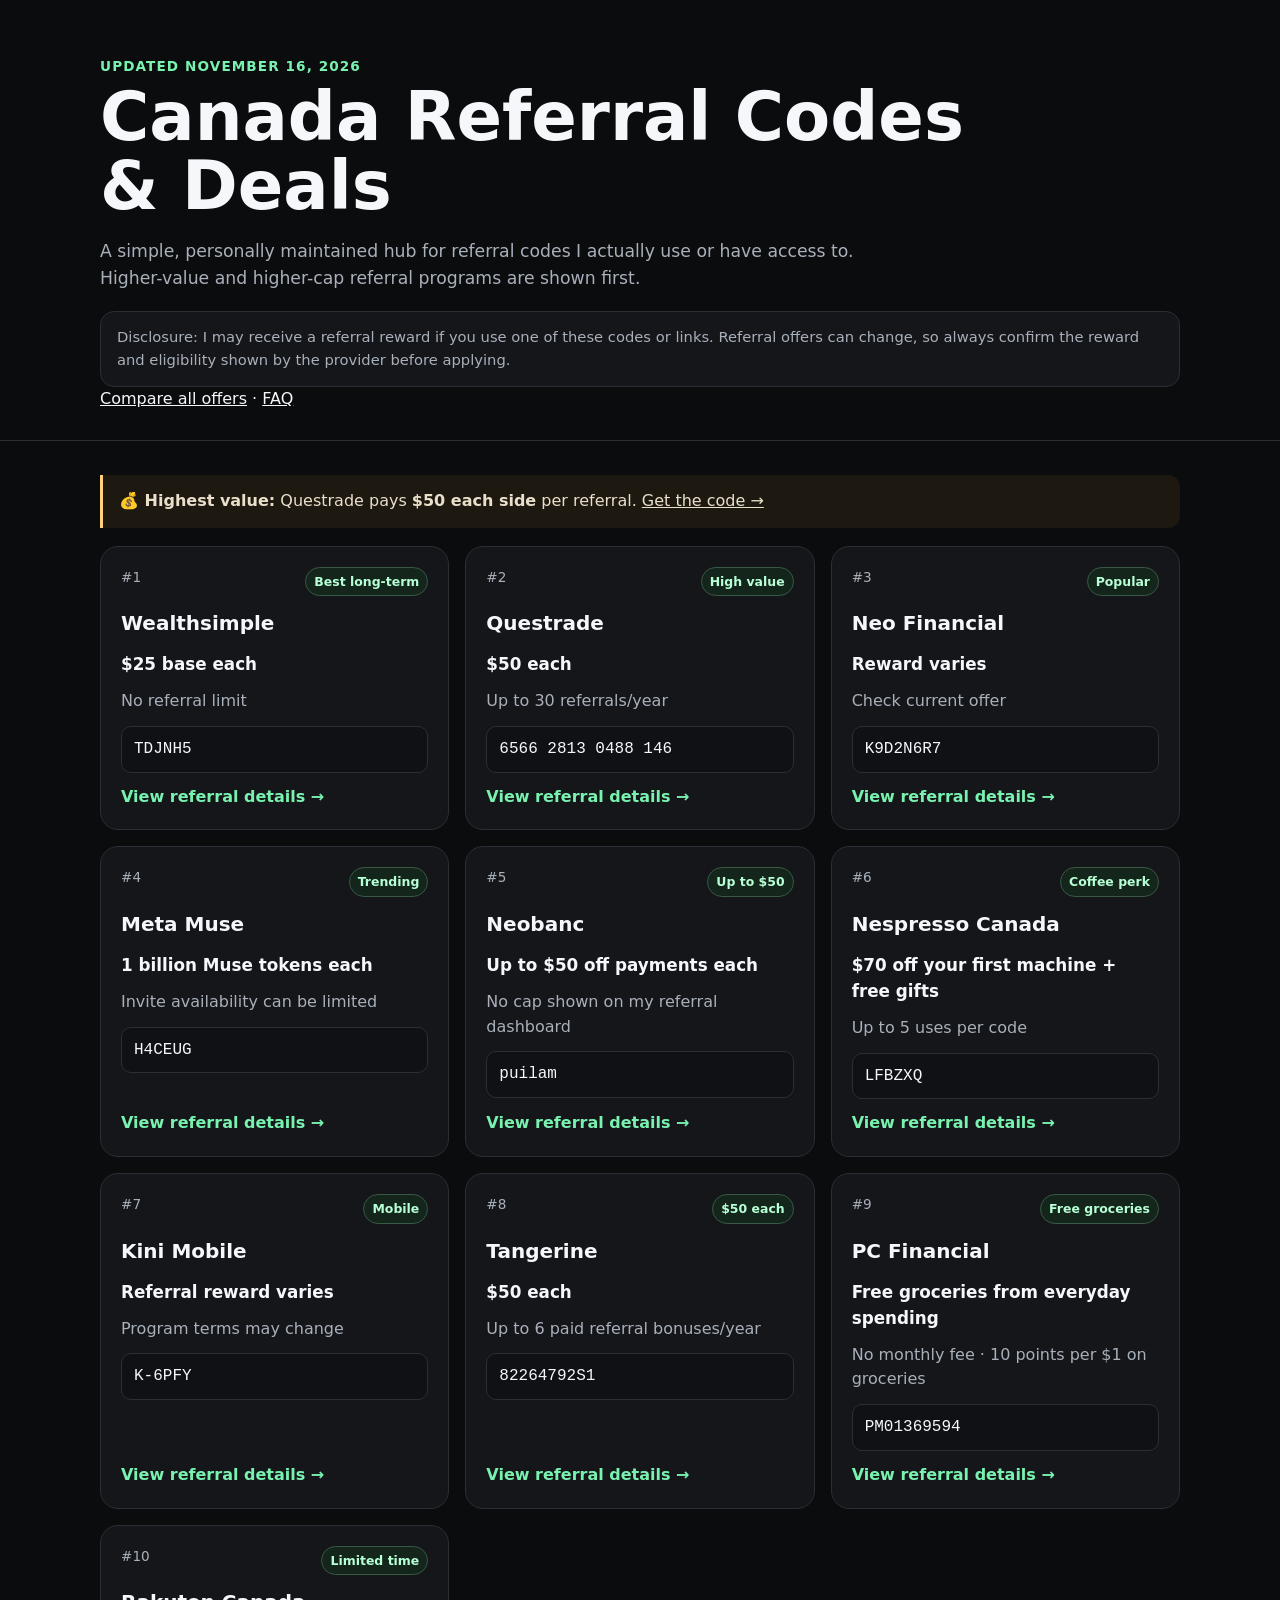
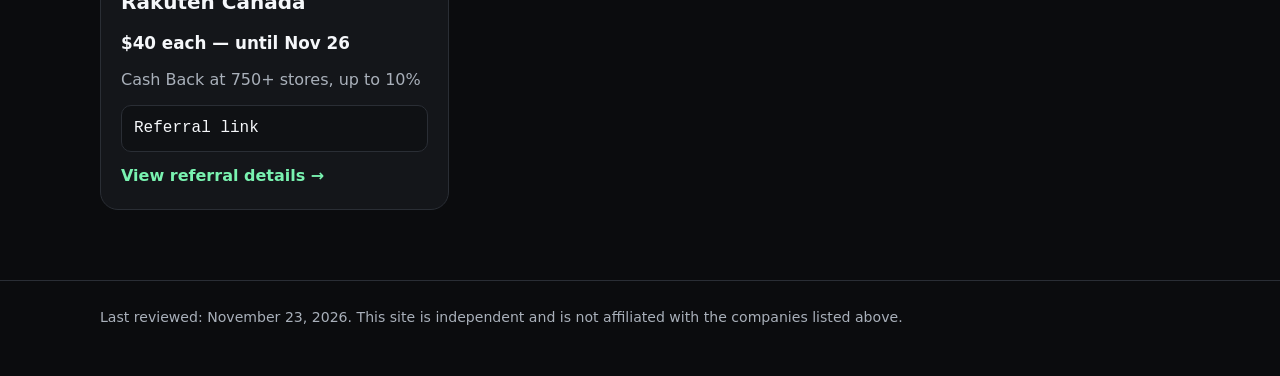
<file: index.html>
<!doctype html>
<html lang="en-CA">
<head><!-- Google tag (gtag.js) -->
<script async src="https://www.googletagmanager.com/gtag/js?id=G-B30LPF75L4"></script>
<script>
  window.dataLayer = window.dataLayer || [];
  function gtag(){dataLayer.push(arguments);}
  gtag("js", new Date());
  gtag("config", "G-B30LPF75L4");
</script>
<meta charset="utf-8">
<meta name="viewport" content="width=device-width,initial-scale=1">
<title>Canada Referral Codes &amp; Deals | Updated November 2026</title>
<meta name="description" content="Find Canadian referral codes and offers for Wealthsimple, Questrade, Neo, Muse, Neobanc, Nespresso, Kini, Tangerine, PC Financial and Rakuten."><meta property="og:title" content="Canada Referral Codes &amp; Deals | Updated November 2026"><meta property="og:description" content="A personally maintained list of Canadian referral codes and links for Wealthsimple, Questrade, Neo, Muse, Neobanc, Nespresso, Kini Mobile, Tangerine, PC Financial and Rakuten."><meta property="og:url" content="https://davidchung1998.github.io/canada-referral-hub/"><meta property="og:type" content="website"><meta property="og:site_name" content="Canada Referral Hub"><meta property="og:locale" content="en_CA">
<meta name="robots" content="index,follow,max-image-preview:large">
<link rel="stylesheet" href="styles.css"><link rel="canonical" href="https://davidchung1998.github.io/canada-referral-hub/">
<script type="application/ld+json">{"@context": "https://schema.org", "@type": "WebPage", "name": "Canada Referral Codes & Deals | Updated November 2026", "description": "A personally maintained list of Canadian referral codes and links for Wealthsimple, Questrade, Neo, Muse, Neobanc, Nespresso, Kini Mobile, Tangerine, PC Financial and Rakuten.", "url": "https://davidchung1998.github.io/canada-referral-hub/", "dateModified":"2026-11-23"}</script></head>
<body>

<header>
  <div class="wrap">
    <div class="eyebrow">Updated November 16, 2026</div>
    <h1>Canada Referral Codes & Deals</h1>
    <p class="lead">A simple, personally maintained hub for referral codes I actually use or have access to. Higher-value and higher-cap referral programs are shown first.</p>
    <div class="disclosure">Disclosure: I may receive a referral reward if you use one of these codes or links. Referral offers can change, so always confirm the reward and eligibility shown by the provider before applying.</div>
    <nav><a href="compare.html">Compare all offers</a> · <a href="faq.html">FAQ</a></nav>
  </div>
</header>
<main>
  <div class="wrap">
    <div class="note" style="margin:0 0 18px"><strong>💰 Highest value:</strong> Questrade pays <strong>$50 each side</strong> per referral. <a href="questrade-referral-code-canada.html">Get the code →</a></div>
    <div class="grid">
      
<a class="card" href="wealthsimple-referral-canada.html">
  <div class="rank"><span class="num">#1</span><span class="badge">Best long-term</span></div>
  <h2>Wealthsimple</h2>
  <div class="value">$25 base each</div>
  <div class="muted">No referral limit</div>
  <div class="code">TDJNH5</div>
  <div class="more">View referral details →</div>
</a>
<a class="card" href="questrade-referral-code-canada.html">
  <div class="rank"><span class="num">#2</span><span class="badge">High value</span></div>
  <h2>Questrade</h2>
  <div class="value">$50 each</div>
  <div class="muted">Up to 30 referrals/year</div>
  <div class="code">6566 2813 0488 146</div>
  <div class="more">View referral details →</div>
</a>
<a class="card" href="neo-financial-referral-canada.html">
  <div class="rank"><span class="num">#3</span><span class="badge">Popular</span></div>
  <h2>Neo Financial</h2>
  <div class="value">Reward varies</div>
  <div class="muted">Check current offer</div>
  <div class="code">K9D2N6R7</div>
  <div class="more">View referral details →</div>
</a>
<a class="card" href="meta-muse-referral-code.html">
  <div class="rank"><span class="num">#4</span><span class="badge">Trending</span></div>
  <h2>Meta Muse</h2>
  <div class="value">1 billion Muse tokens each</div>
  <div class="muted">Invite availability can be limited</div>
  <div class="code">H4CEUG</div>
  <div class="more">View referral details →</div>
</a>
<a class="card" href="neobanc-referral-canada.html">
  <div class="rank"><span class="num">#5</span><span class="badge">Up to $50</span></div>
  <h2>Neobanc</h2>
  <div class="value">Up to $50 off payments each</div>
  <div class="muted">No cap shown on my referral dashboard</div>
  <div class="code">puilam</div>
  <div class="more">View referral details →</div>
</a>
<a class="card" href="nespresso-referral-code-canada.html">
  <div class="rank"><span class="num">#6</span><span class="badge">Coffee perk</span></div>
  <h2>Nespresso Canada</h2>
  <div class="value">$70 off your first machine + free gifts</div>
  <div class="muted">Up to 5 uses per code</div>
  <div class="code">LFBZXQ</div>
  <div class="more">View referral details →</div>
</a>
<a class="card" href="kini-mobile-referral-code.html">
  <div class="rank"><span class="num">#7</span><span class="badge">Mobile</span></div>
  <h2>Kini Mobile</h2>
  <div class="value">Referral reward varies</div>
  <div class="muted">Program terms may change</div>
  <div class="code">K-6PFY</div>
  <div class="more">View referral details →</div>
</a>
<a class="card" href="tangerine-orange-key-referral.html">
  <div class="rank"><span class="num">#8</span><span class="badge">$50 each</span></div>
  <h2>Tangerine</h2>
  <div class="value">$50 each</div>
  <div class="muted">Up to 6 paid referral bonuses/year</div>
  <div class="code">82264792S1</div>
  <div class="more">View referral details →</div>
</a>
<a class="card" href="pc-financial-referral-code.html">
  <div class="rank"><span class="num">#9</span><span class="badge">Free groceries</span></div>
  <h2>PC Financial</h2>
  <div class="value">Free groceries from everyday spending</div>
  <div class="muted">No monthly fee · 10 points per $1 on groceries</div>
  <div class="code">PM01369594</div>
  <div class="more">View referral details →</div>
</a>
<a class="card" href="rakuten-referral-canada.html">
  <div class="rank"><span class="num">#10</span><span class="badge">Limited time</span></div>
  <h2>Rakuten Canada</h2>
  <div class="value">$40 each — until Nov 26</div>
  <div class="muted">Cash Back at 750+ stores, up to 10%</div>
  <div class="code">Referral link</div>
  <div class="more">View referral details →</div>
</a>
    </div>
  </div>
</main>
<footer>
  <div class="wrap">Last reviewed: November 23, 2026. This site is independent and is not affiliated with the companies listed above.</div>
</footer>
</body></html>
</file>
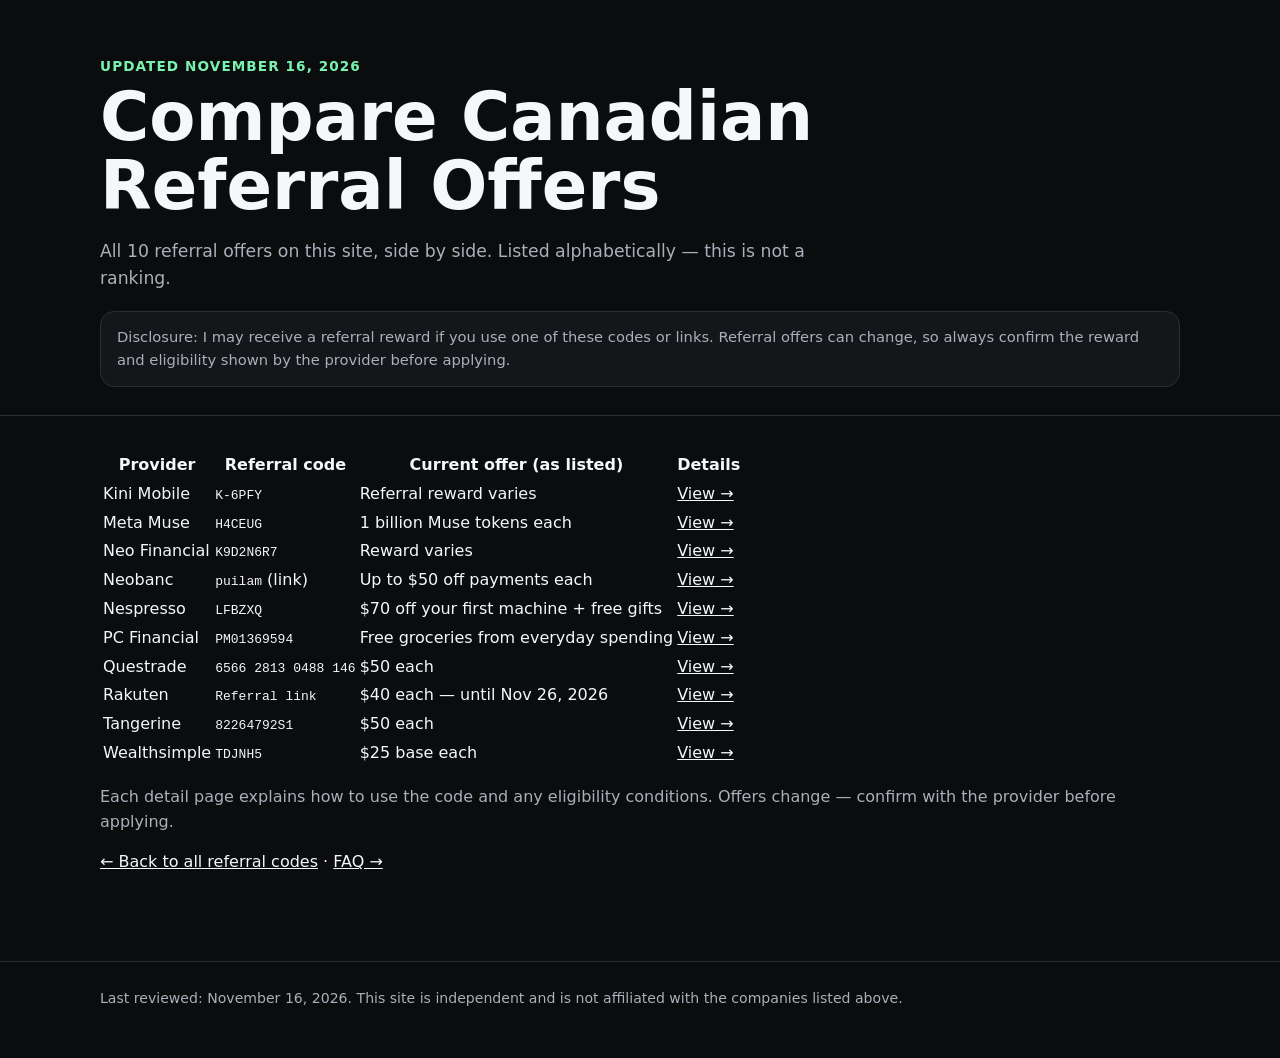
<file: compare.html>
<!doctype html>
<html lang="en-CA">
<head><!-- Google tag (gtag.js) -->
<script async src="https://www.googletagmanager.com/gtag/js?id=G-B30LPF75L4"></script>
<script>
  window.dataLayer = window.dataLayer || [];
  function gtag(){dataLayer.push(arguments);}
  gtag("js", new Date());
  gtag("config", "G-B30LPF75L4");
</script>
<meta charset="utf-8">
<meta name="viewport" content="width=device-width,initial-scale=1">
<title>Compare Canadian Referral Offers | November 2026</title>
<meta name="description" content="Compare Canadian referral offers for Wealthsimple, Questrade, Neo, Muse, Neobanc, Nespresso, Kini, Tangerine, PC Financial and Rakuten."><meta property="og:title" content="Compare Canadian Referral Offers | November 2026"><meta property="og:description" content="Side-by-side comparison of 10 Canadian referral offers: Wealthsimple, Questrade, Neo Financial, Meta Muse, Neobanc, Nespresso, Kini Mobile, Tangerine, PC Financial and Rakuten."><meta property="og:url" content="https://davidchung1998.github.io/canada-referral-hub/compare.html"><meta property="og:type" content="website"><meta property="og:site_name" content="Canada Referral Hub"><meta property="og:locale" content="en_CA">
<meta name="robots" content="index,follow,max-image-preview:large">
<link rel="stylesheet" href="styles.css"><link rel="canonical" href="https://davidchung1998.github.io/canada-referral-hub/compare.html">
<script type="application/ld+json">
{"@context":"https://schema.org","@type":"WebPage","name":"Compare Canadian Referral Offers","description":"Side-by-side comparison of 10 Canadian referral offers.","dateModified":"2026-11-23"}
</script>
</head>
<body>
<header>
  <div class="wrap">
    <div class="eyebrow">Updated November 16, 2026</div>
    <h1>Compare Canadian Referral Offers</h1>
    <p class="lead">All 10 referral offers on this site, side by side. Listed alphabetically — this is not a ranking.</p>
    <div class="disclosure">Disclosure: I may receive a referral reward if you use one of these codes or links. Referral offers can change, so always confirm the reward and eligibility shown by the provider before applying.</div>
  </div>
</header>
<main>
  <div class="wrap">
    <table>
      <thead><tr><th>Provider</th><th>Referral code</th><th>Current offer (as listed)</th><th>Details</th></tr></thead>
      <tbody>
        <tr><td>Kini Mobile</td><td><code>K-6PFY</code></td><td>Referral reward varies</td><td><a href="kini-mobile-referral-code.html">View →</a></td></tr>
        <tr><td>Meta Muse</td><td><code>H4CEUG</code></td><td>1 billion Muse tokens each</td><td><a href="meta-muse-referral-code.html">View →</a></td></tr>
        <tr><td>Neo Financial</td><td><code>K9D2N6R7</code></td><td>Reward varies</td><td><a href="neo-financial-referral-canada.html">View →</a></td></tr>
        <tr><td>Neobanc</td><td><code>puilam</code> (link)</td><td>Up to $50 off payments each</td><td><a href="neobanc-referral-canada.html">View →</a></td></tr>
        <tr><td>Nespresso</td><td><code>LFBZXQ</code></td><td>$70 off your first machine + free gifts</td><td><a href="nespresso-referral-code-canada.html">View →</a></td></tr>
        <tr><td>PC Financial</td><td><code>PM01369594</code></td><td>Free groceries from everyday spending</td><td><a href="pc-financial-referral-code.html">View →</a></td></tr>
        <tr><td>Questrade</td><td><code>6566 2813 0488 146</code></td><td>$50 each</td><td><a href="questrade-referral-code-canada.html">View →</a></td></tr>
        <tr><td>Rakuten</td><td><code>Referral link</code></td><td>$40 each — until Nov 26, 2026</td><td><a href="rakuten-referral-canada.html">View →</a></td></tr>
        <tr><td>Tangerine</td><td><code>82264792S1</code></td><td>$50 each</td><td><a href="tangerine-orange-key-referral.html">View →</a></td></tr>
        <tr><td>Wealthsimple</td><td><code>TDJNH5</code></td><td>$25 base each</td><td><a href="wealthsimple-referral-canada.html">View →</a></td></tr>
      </tbody>
    </table>
    <p class="muted">Each detail page explains how to use the code and any eligibility conditions. Offers change — confirm with the provider before applying.</p>
    <p><a href="index.html">← Back to all referral codes</a> · <a href="faq.html">FAQ →</a></p>
  </div>
</main>
<footer>
  <div class="wrap">Last reviewed: November 16, 2026. This site is independent and is not affiliated with the companies listed above.</div>
</footer>
</body></html>
</file>
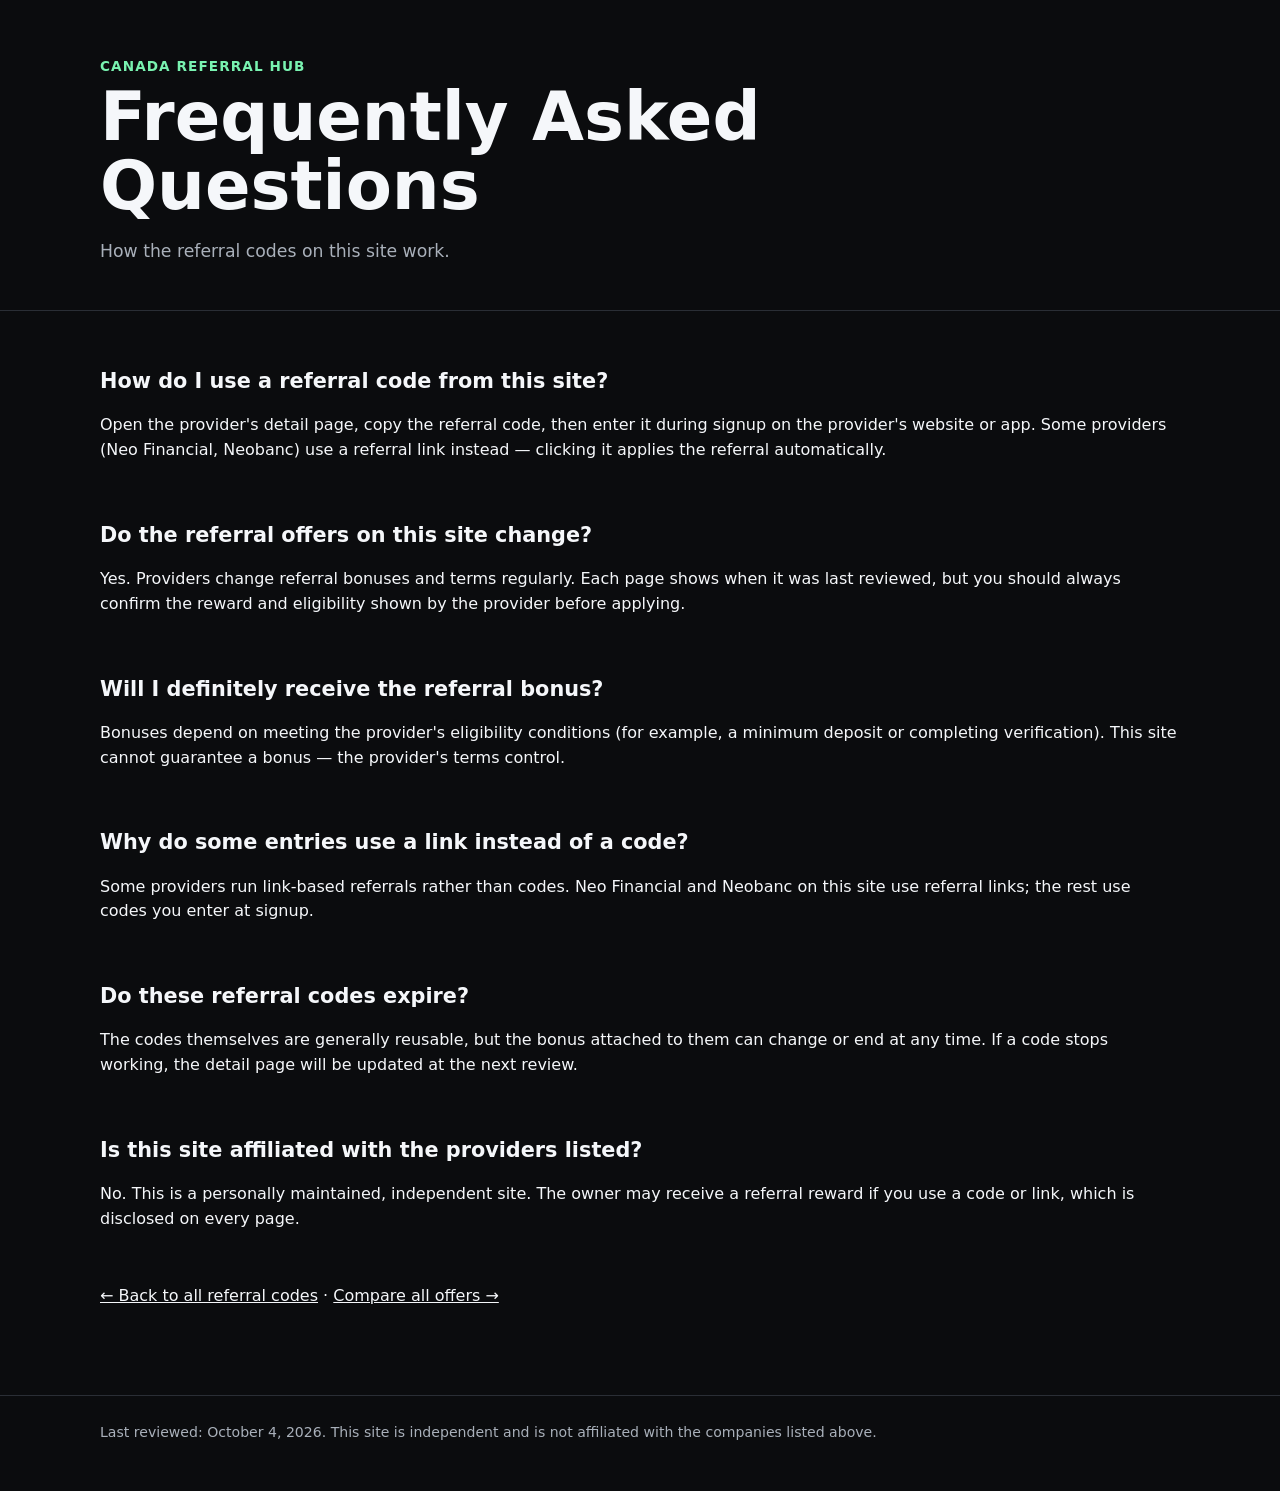
<file: faq.html>
<!doctype html>
<html lang="en-CA">
<head><!-- Google tag (gtag.js) -->
<script async src="https://www.googletagmanager.com/gtag/js?id=G-B30LPF75L4"></script>
<script>
  window.dataLayer = window.dataLayer || [];
  function gtag(){dataLayer.push(arguments);}
  gtag("js", new Date());
  gtag("config", "G-B30LPF75L4");
</script>
<meta charset="utf-8">
<meta name="viewport" content="width=device-width,initial-scale=1">
<title>Referral Codes FAQ | Canada Referral Hub</title>
<meta name="description" content="Frequently asked questions about using Canadian referral codes from Canada Referral Hub: how codes work, whether offers change, and bonus eligibility."><meta property="og:title" content="Referral Codes FAQ | Canada Referral Hub"><meta property="og:description" content="Frequently asked questions about using Canadian referral codes from Canada Referral Hub: how codes work, whether offers change, and bonus eligibility."><meta property="og:url" content="https://davidchung1998.github.io/canada-referral-hub/faq.html"><meta property="og:type" content="website"><meta property="og:site_name" content="Canada Referral Hub"><meta property="og:locale" content="en_CA">
<meta name="robots" content="index,follow,max-image-preview:large">
<link rel="stylesheet" href="styles.css"><link rel="canonical" href="https://davidchung1998.github.io/canada-referral-hub/faq.html">
<script type="application/ld+json">
{"@context":"https://schema.org","@type":"FAQPage","dateModified":"2026-10-04","mainEntity":[
{"@type":"Question","name":"How do I use a referral code from this site?","acceptedAnswer":{"@type":"Answer","text":"Open the provider's detail page, copy the referral code, then enter it during signup on the provider's website or app. Some providers (Neo Financial, Neobanc) use a referral link instead — clicking it applies the referral automatically."}},
{"@type":"Question","name":"Do the referral offers on this site change?","acceptedAnswer":{"@type":"Answer","text":"Yes. Providers change referral bonuses and terms regularly. Each page shows when it was last reviewed, but you should always confirm the reward and eligibility shown by the provider before applying."}},
{"@type":"Question","name":"Will I definitely receive the referral bonus?","acceptedAnswer":{"@type":"Answer","text":"Bonuses depend on meeting the provider's eligibility conditions (for example, a minimum deposit or completing verification). This site cannot guarantee a bonus — the provider's terms control."}},
{"@type":"Question","name":"Why do some entries use a link instead of a code?","acceptedAnswer":{"@type":"Answer","text":"Some providers run link-based referrals rather than codes. Neo Financial and Neobanc on this site use referral links; the rest use codes you enter at signup."}},
{"@type":"Question","name":"Do these referral codes expire?","acceptedAnswer":{"@type":"Answer","text":"The codes themselves are generally reusable, but the bonus attached to them can change or end at any time. If a code stops working, the detail page will be updated at the next review."}},
{"@type":"Question","name":"Is this site affiliated with the providers listed?","acceptedAnswer":{"@type":"Answer","text":"No. This is a personally maintained, independent site. The owner may receive a referral reward if you use a code or link, which is disclosed on every page."}}
]}
</script>
</head>
<body>
<header>
  <div class="wrap">
    <div class="eyebrow">Canada Referral Hub</div>
    <h1>Frequently Asked Questions</h1>
    <p class="lead">How the referral codes on this site work.</p>
  </div>
</header>
<main>
  <div class="wrap">
    <section><h2>How do I use a referral code from this site?</h2><p>Open the provider's detail page, copy the referral code, then enter it during signup on the provider's website or app. Some providers (Neo Financial, Neobanc) use a referral link instead — clicking it applies the referral automatically.</p></section>
    <section><h2>Do the referral offers on this site change?</h2><p>Yes. Providers change referral bonuses and terms regularly. Each page shows when it was last reviewed, but you should always confirm the reward and eligibility shown by the provider before applying.</p></section>
    <section><h2>Will I definitely receive the referral bonus?</h2><p>Bonuses depend on meeting the provider's eligibility conditions (for example, a minimum deposit or completing verification). This site cannot guarantee a bonus — the provider's terms control.</p></section>
    <section><h2>Why do some entries use a link instead of a code?</h2><p>Some providers run link-based referrals rather than codes. Neo Financial and Neobanc on this site use referral links; the rest use codes you enter at signup.</p></section>
    <section><h2>Do these referral codes expire?</h2><p>The codes themselves are generally reusable, but the bonus attached to them can change or end at any time. If a code stops working, the detail page will be updated at the next review.</p></section>
    <section><h2>Is this site affiliated with the providers listed?</h2><p>No. This is a personally maintained, independent site. The owner may receive a referral reward if you use a code or link, which is disclosed on every page.</p></section>
    <p><a href="index.html">← Back to all referral codes</a> · <a href="compare.html">Compare all offers →</a></p>
  </div>
</main>
<footer>
  <div class="wrap">Last reviewed: October 4, 2026. This site is independent and is not affiliated with the companies listed above.</div>
</footer>
</body></html>
</file>
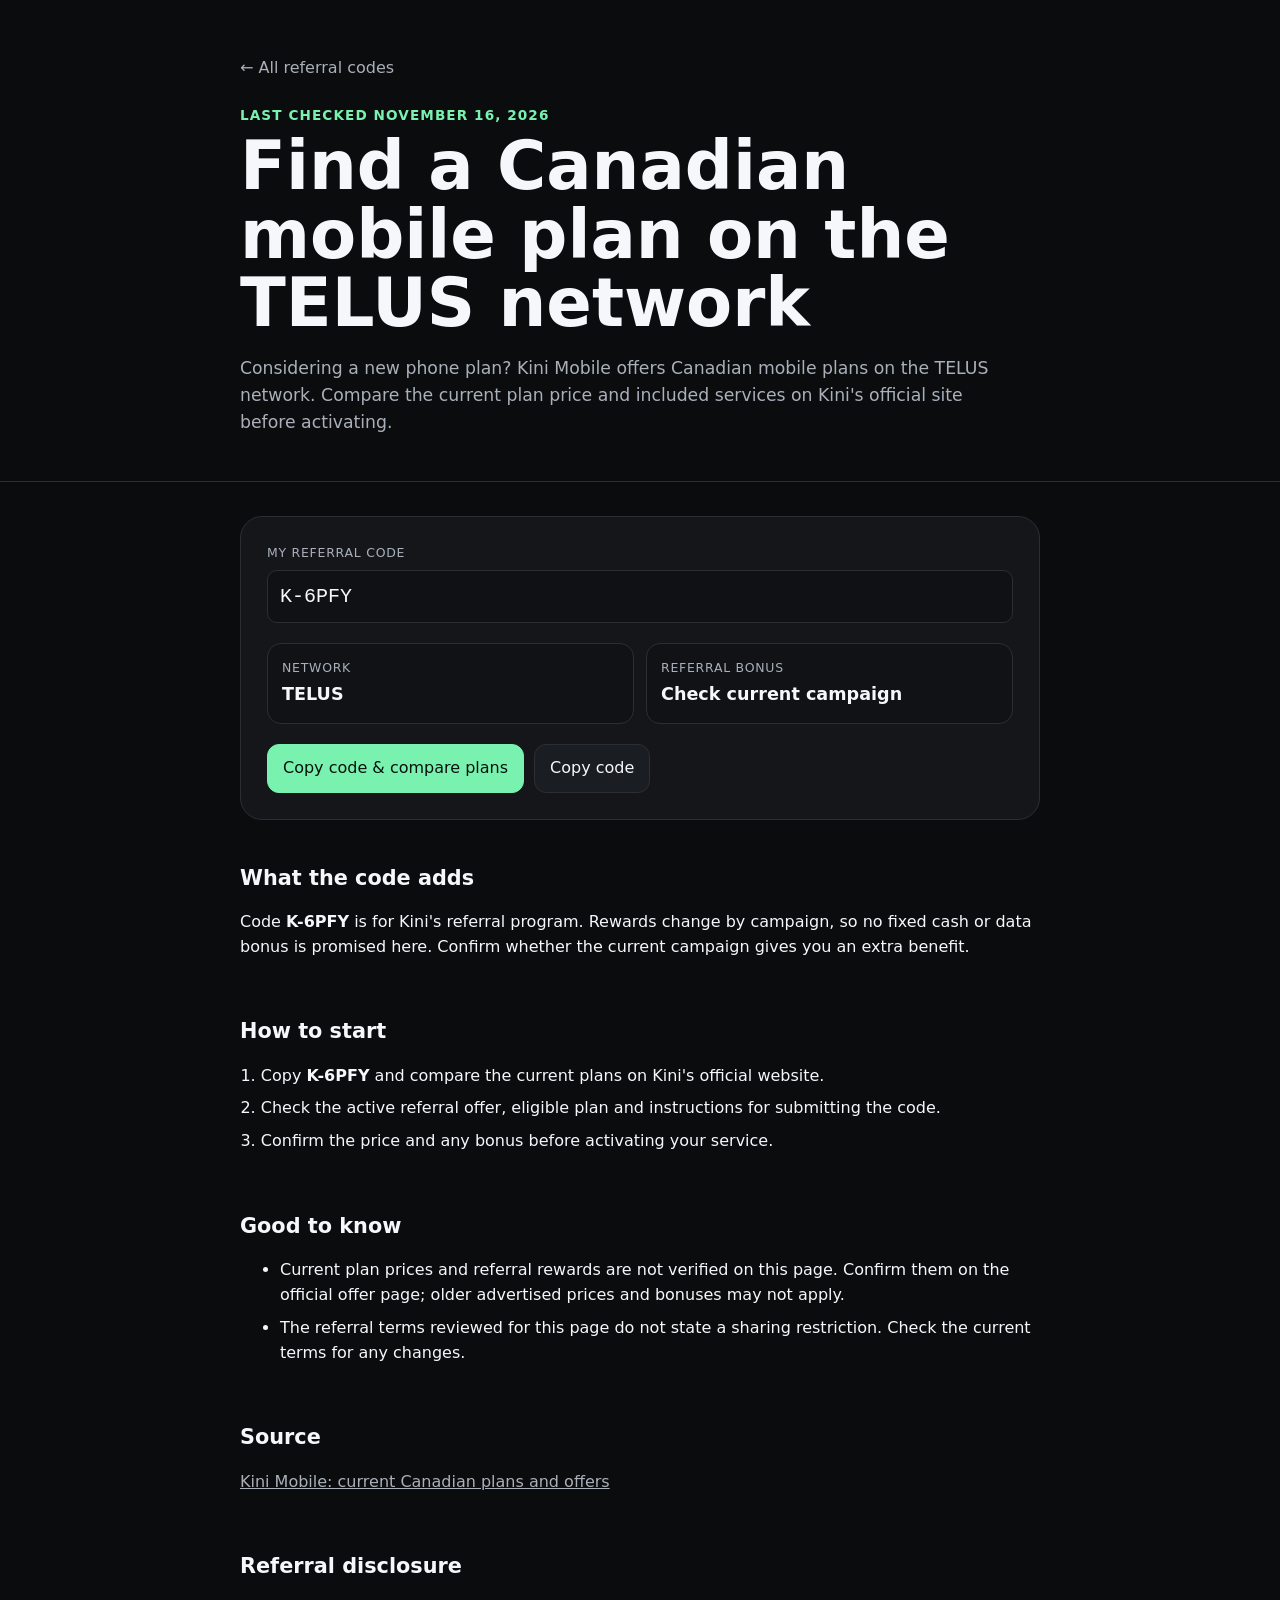
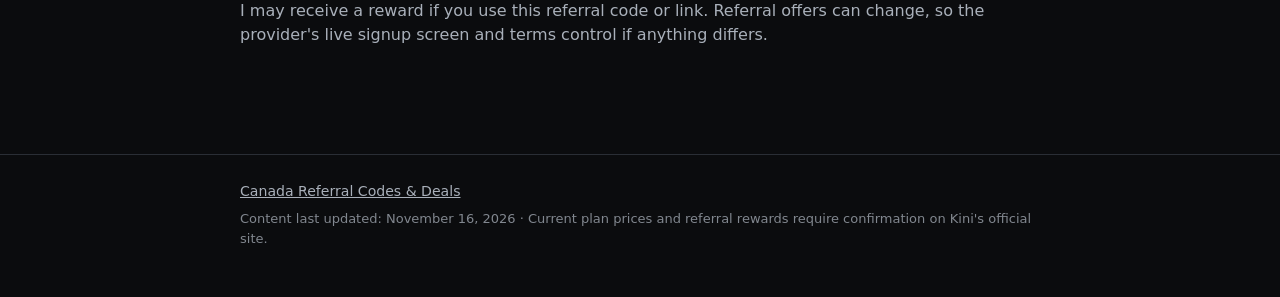
<file: kini-mobile-referral-code.html>
<!doctype html><html lang="en-CA"><head><!-- Google tag (gtag.js) -->
<script async src="https://www.googletagmanager.com/gtag/js?id=G-B30LPF75L4"></script>
<script>
  window.dataLayer = window.dataLayer || [];
  function gtag(){dataLayer.push(arguments);}
  gtag("js", new Date());
  gtag("config", "G-B30LPF75L4");
</script><meta charset="utf-8"><meta name="viewport" content="width=device-width,initial-scale=1"><title>Kini Mobile: Canadian Plans on the TELUS Network | November 2026</title><meta name="description" content="Compare Kini Mobile's Canadian plans on the TELUS network. Referral code K-6PFY may have a campaign-specific reward; confirm current prices and terms with Kini."><meta property="og:title" content="Kini Mobile: Canadian Plans on the TELUS Network | November 2026"><meta property="og:description" content="Compare Kini Mobile's Canadian plans on the TELUS network. Referral code K-6PFY may have a campaign-specific reward; confirm current prices and terms with Kini."><meta property="og:url" content="https://davidchung1998.github.io/canada-referral-hub/kini-mobile-referral-code.html"><meta property="og:type" content="website"><meta property="og:site_name" content="Canada Referral Hub"><meta property="og:locale" content="en_CA"><meta name="robots" content="index,follow,max-image-preview:large"><link rel="stylesheet" href="styles.css"><link rel="canonical" href="https://davidchung1998.github.io/canada-referral-hub/kini-mobile-referral-code.html"><script type="application/ld+json">{"@context":"https://schema.org","@type":"WebPage","name":"Find a Canadian mobile plan on the TELUS network","description":"Compare Kini Mobile's Canadian plans on the TELUS network. Referral code K-6PFY may have a campaign-specific reward; confirm current prices and terms with Kini.","dateModified":"2026-11-16"}</script></head><body><header><div class="wrap page"><a class="back" href="index.html">← All referral codes</a><div class="eyebrow">Last checked November 16, 2026</div><h1>Find a Canadian mobile plan on the TELUS network</h1><p class="lead">Considering a new phone plan? Kini Mobile offers Canadian mobile plans on the TELUS network. Compare the current plan price and included services on Kini's official site before activating.</p></div></header><main><div class="wrap page"><div class="hero"><div class="label">My referral code</div><div class="code" style="font-size:1.25rem;margin-top:8px">K-6PFY</div><div class="statrow"><div class="stat"><div class="label">Network</div><div class="big">TELUS</div></div><div class="stat"><div class="label">Referral bonus</div><div class="big">Check current campaign</div></div></div><div class="actions"><a class="btn primary" href="https://www.kinimobile.com/ca/en/" target="_blank" rel="nofollow sponsored noopener" data-code="K-6PFY" onclick="return copyAndGo(event)">Copy code &amp; compare plans</a> <button class="btn" type="button" data-code="K-6PFY" onclick="copyCode(this)">Copy code</button></div></div><section><h2>What the code adds</h2><p>Code <strong>K-6PFY</strong> is for Kini's referral program. Rewards change by campaign, so no fixed cash or data bonus is promised here. Confirm whether the current campaign gives you an extra benefit.</p></section><section><h2>How to start</h2><ol><li>Copy <strong>K-6PFY</strong> and compare the current plans on Kini's official website.</li><li>Check the active referral offer, eligible plan and instructions for submitting the code.</li><li>Confirm the price and any bonus before activating your service.</li></ol></section><section><h2>Good to know</h2><ul><li>Current plan prices and referral rewards are not verified on this page. Confirm them on the official offer page; older advertised prices and bonuses may not apply.</li><li>The referral terms reviewed for this page do not state a sharing restriction. Check the current terms for any changes.</li></ul></section><section><h2>Source</h2><p class="muted"><a href="https://www.kinimobile.com/ca/en/" target="_blank" rel="noopener">Kini Mobile: current Canadian plans and offers</a></p></section><section><h2>Referral disclosure</h2><p class="muted">I may receive a reward if you use this referral code or link. Referral offers can change, so the provider's live signup screen and terms control if anything differs.</p></section></div></main><footer><div class="wrap page"><a href="index.html">Canada Referral Codes & Deals</a><div style="font-size:13px;opacity:.75;margin-top:6px">Content last updated: November 16, 2026 · Current plan prices and referral rewards require confirmation on Kini's official site.</div></div></footer><script>
(function(){
  function doCopy(t){
    return new Promise(function(resolve){
      function done(ok){ resolve(!!ok); }
      function fallback(){
        var ta=document.createElement("textarea");
        ta.value=t; ta.style.position="fixed"; ta.style.opacity="0";
        document.body.appendChild(ta); ta.select();
        var ok=false;
        try{ ok=document.execCommand("copy"); }catch(e){}
        document.body.removeChild(ta);
        done(ok);
      }
      if(navigator.clipboard && window.isSecureContext){
        navigator.clipboard.writeText(t).then(function(){ done(true); }, fallback);
      } else { fallback(); }
    });
  }
  function flash(b,msg){ var o=b.textContent; b.textContent=msg; setTimeout(function(){ b.textContent=o; },1600); }
  function valOf(el){ return el.getAttribute("data-copy") || el.getAttribute("data-code") || ""; }
  window.copyCode=function(b){
    doCopy(valOf(b)).then(function(ok){ flash(b, ok ? "Copied!" : "Copy failed - long-press the code"); });
  };
  window.copyAndGo=function(e){
    var a=e.currentTarget;
    doCopy(valOf(a)).then(function(ok){ flash(a, ok ? "Code copied - opening..." : "Opening... (copy the code manually)"); });
    return true;
  };
  document.querySelectorAll(".copy-btn").forEach(function(btn){
    btn.addEventListener("click", function(){ window.copyCode(btn); });
  });
})();
</script></body></html>
</file>
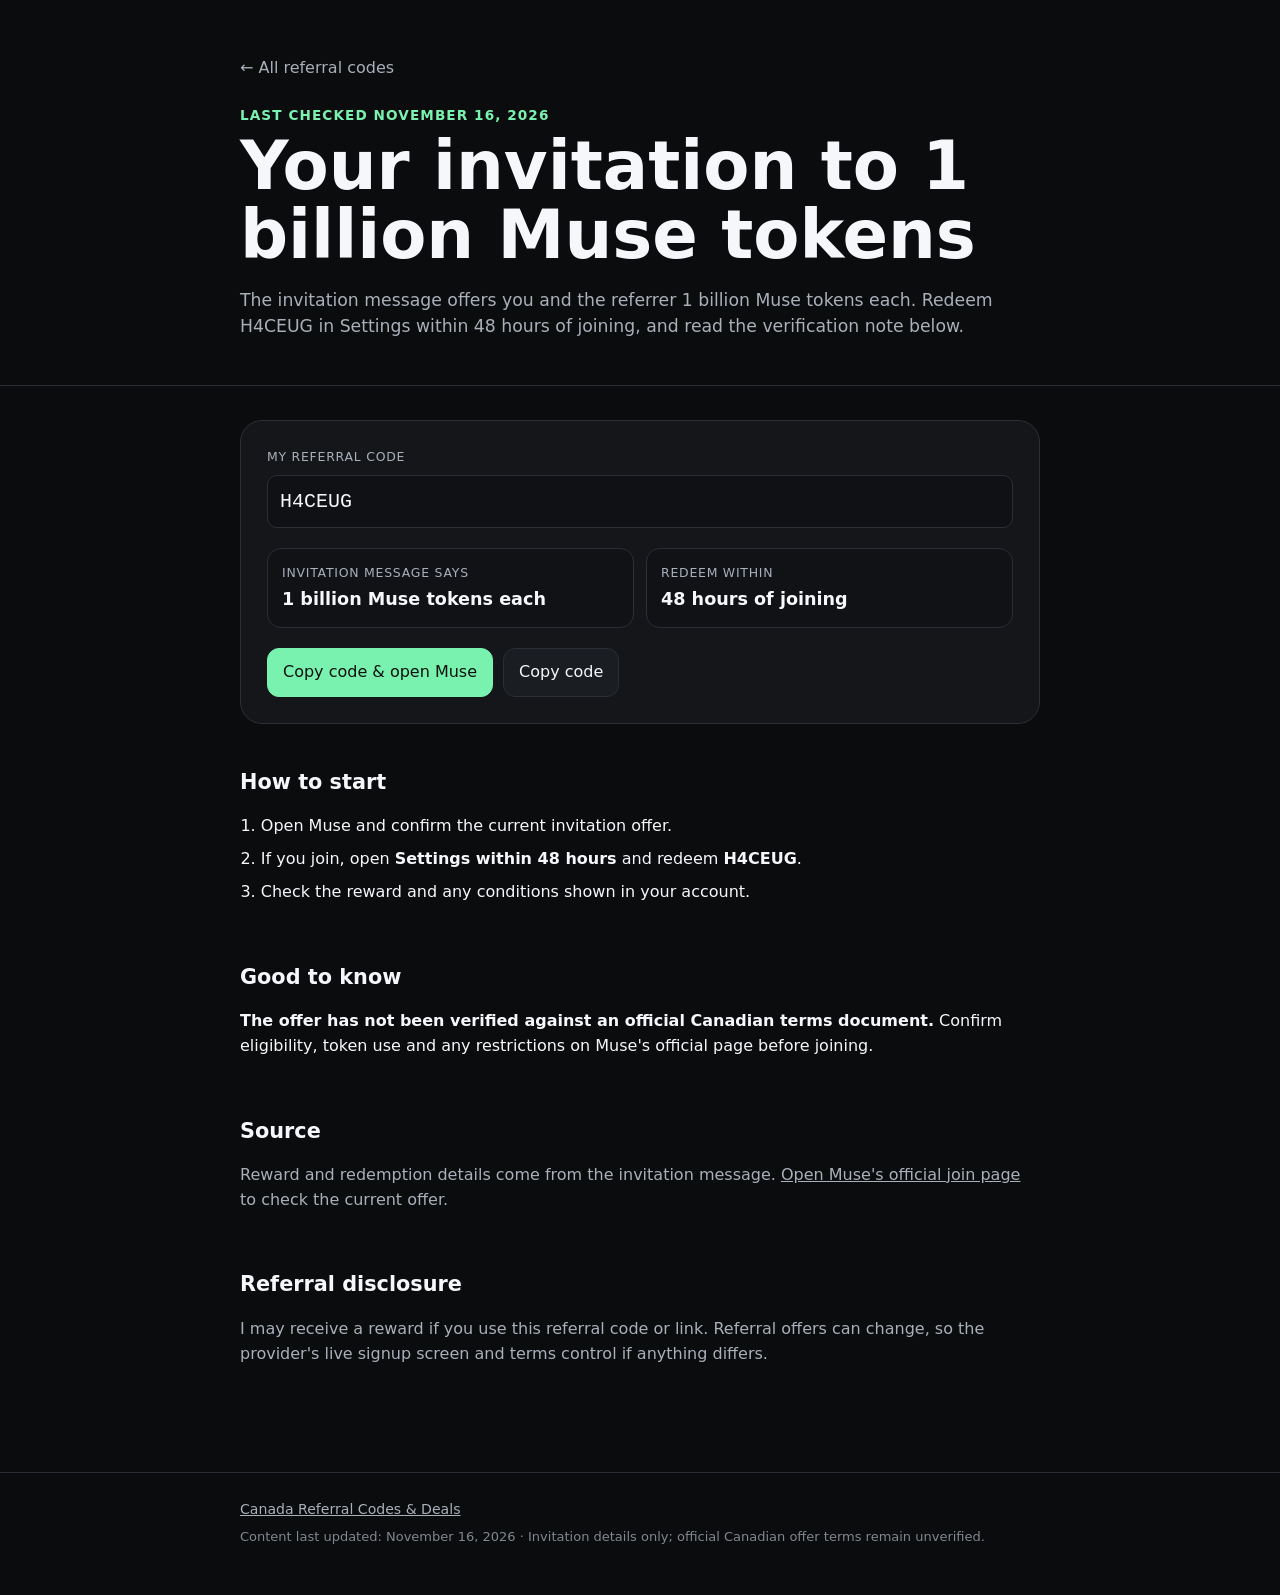
<file: meta-muse-referral-code.html>
<!doctype html><html lang="en-CA"><head><!-- Google tag (gtag.js) -->
<script async src="https://www.googletagmanager.com/gtag/js?id=G-B30LPF75L4"></script>
<script>
  window.dataLayer = window.dataLayer || [];
  function gtag(){dataLayer.push(arguments);}
  gtag("js", new Date());
  gtag("config", "G-B30LPF75L4");
</script><meta charset="utf-8"><meta name="viewport" content="width=device-width,initial-scale=1"><title>Muse Invitation: 1 Billion Tokens with H4CEUG | November 2026</title><meta name="description" content="Muse's invitation message states 1 billion tokens each with H4CEUG, redeemed in Settings within 48 hours. Official Canadian offer terms have not been verified."><meta property="og:title" content="Muse Invitation: 1 Billion Tokens with H4CEUG | November 2026"><meta property="og:description" content="Muse's invitation message states 1 billion tokens each with H4CEUG, redeemed in Settings within 48 hours. Official Canadian offer terms have not been verified."><meta property="og:url" content="https://davidchung1998.github.io/canada-referral-hub/meta-muse-referral-code.html"><meta property="og:type" content="website"><meta property="og:site_name" content="Canada Referral Hub"><meta property="og:locale" content="en_CA"><meta name="robots" content="index,follow,max-image-preview:large"><link rel="stylesheet" href="styles.css"><link rel="canonical" href="https://davidchung1998.github.io/canada-referral-hub/meta-muse-referral-code.html"><script type="application/ld+json">{"@context":"https://schema.org","@type":"WebPage","name":"Your invitation to 1 billion Muse tokens","description":"Muse's invitation message states 1 billion tokens each with H4CEUG, redeemed in Settings within 48 hours. Official Canadian offer terms have not been verified.","dateModified":"2026-11-16"}</script></head><body><header><div class="wrap page"><a class="back" href="index.html">← All referral codes</a><div class="eyebrow">Last checked November 16, 2026</div><h1>Your invitation to 1 billion Muse tokens</h1><p class="lead">The invitation message offers you and the referrer 1 billion Muse tokens each. Redeem H4CEUG in Settings within 48 hours of joining, and read the verification note below.</p></div></header><main><div class="wrap page"><div class="hero"><div class="label">My referral code</div><div class="code" style="font-size:1.25rem;margin-top:8px">H4CEUG</div><div class="statrow"><div class="stat"><div class="label">Invitation message says</div><div class="big">1 billion Muse tokens each</div></div><div class="stat"><div class="label">Redeem within</div><div class="big">48 hours of joining</div></div></div><div class="actions"><a class="btn primary" href="https://muse.ai/join" target="_blank" rel="nofollow sponsored noopener" data-code="H4CEUG" onclick="return copyAndGo(event)">Copy code &amp; open Muse</a> <button class="btn" type="button" data-code="H4CEUG" onclick="copyCode(this)">Copy code</button></div></div><section><h2>How to start</h2><ol><li>Open Muse and confirm the current invitation offer.</li><li>If you join, open <strong>Settings within 48 hours</strong> and redeem <strong>H4CEUG</strong>.</li><li>Check the reward and any conditions shown in your account.</li></ol></section><section><h2>Good to know</h2><p><strong>The offer has not been verified against an official Canadian terms document.</strong> Confirm eligibility, token use and any restrictions on Muse's official page before joining.</p></section><section><h2>Source</h2><p class="muted">Reward and redemption details come from the invitation message. <a href="https://muse.ai/join" target="_blank" rel="noopener">Open Muse's official join page</a> to check the current offer.</p></section><section><h2>Referral disclosure</h2><p class="muted">I may receive a reward if you use this referral code or link. Referral offers can change, so the provider's live signup screen and terms control if anything differs.</p></section></div></main><footer><div class="wrap page"><a href="index.html">Canada Referral Codes & Deals</a><div style="font-size:13px;opacity:.75;margin-top:6px">Content last updated: November 16, 2026 · Invitation details only; official Canadian offer terms remain unverified.</div></div></footer><script>
(function(){
  function doCopy(t){
    return new Promise(function(resolve){
      function done(ok){ resolve(!!ok); }
      function fallback(){
        var ta=document.createElement("textarea");
        ta.value=t; ta.style.position="fixed"; ta.style.opacity="0";
        document.body.appendChild(ta); ta.select();
        var ok=false;
        try{ ok=document.execCommand("copy"); }catch(e){}
        document.body.removeChild(ta);
        done(ok);
      }
      if(navigator.clipboard && window.isSecureContext){
        navigator.clipboard.writeText(t).then(function(){ done(true); }, fallback);
      } else { fallback(); }
    });
  }
  function flash(b,msg){ var o=b.textContent; b.textContent=msg; setTimeout(function(){ b.textContent=o; },1600); }
  function valOf(el){ return el.getAttribute("data-copy") || el.getAttribute("data-code") || ""; }
  window.copyCode=function(b){
    doCopy(valOf(b)).then(function(ok){ flash(b, ok ? "Copied!" : "Copy failed - long-press the code"); });
  };
  window.copyAndGo=function(e){
    var a=e.currentTarget;
    doCopy(valOf(a)).then(function(ok){ flash(a, ok ? "Code copied - opening..." : "Opening... (copy the code manually)"); });
    return true;
  };
  document.querySelectorAll(".copy-btn").forEach(function(btn){
    btn.addEventListener("click", function(){ window.copyCode(btn); });
  });
})();
</script></body></html>
</file>
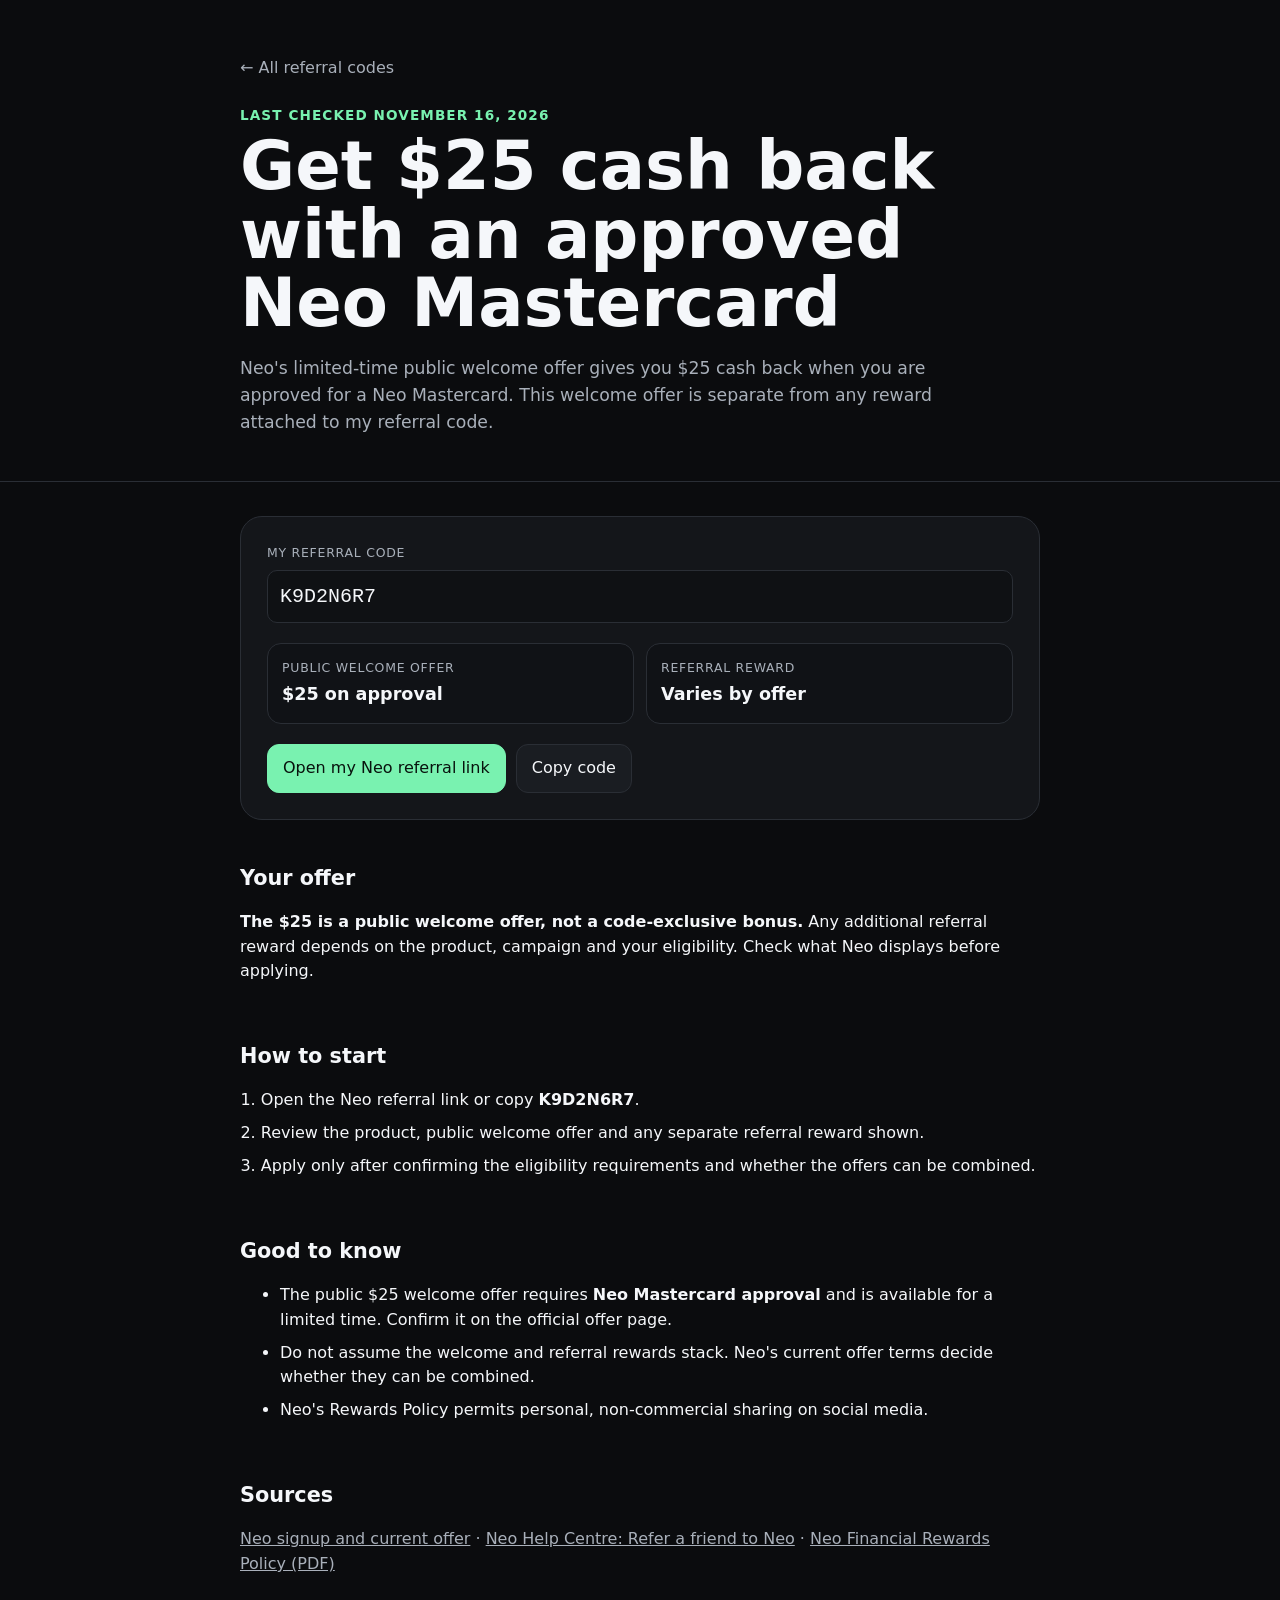
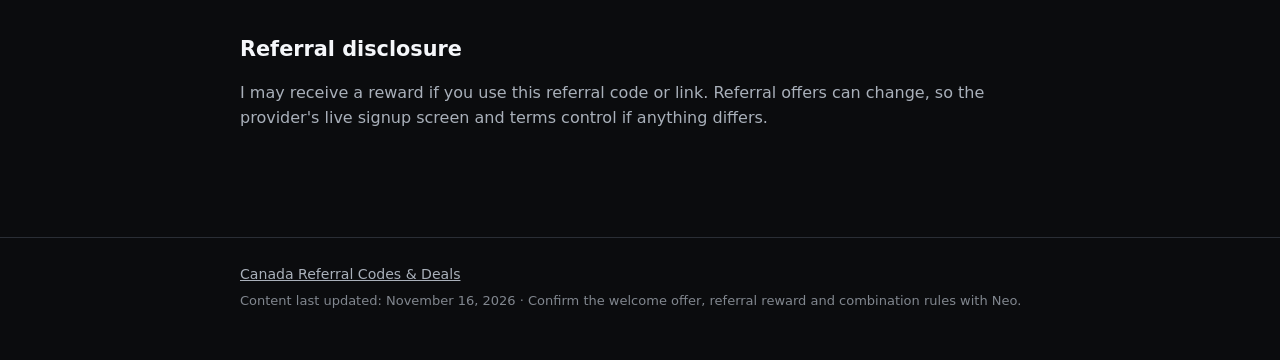
<file: neo-financial-referral-canada.html>
<!doctype html><html lang="en-CA"><head><!-- Google tag (gtag.js) -->
<script async src="https://www.googletagmanager.com/gtag/js?id=G-B30LPF75L4"></script>
<script>
  window.dataLayer = window.dataLayer || [];
  function gtag(){dataLayer.push(arguments);}
  gtag("js", new Date());
  gtag("config", "G-B30LPF75L4");
</script><meta charset="utf-8"><meta name="viewport" content="width=device-width,initial-scale=1"><title>Neo Mastercard: $25 Welcome Cash Back | November 2026</title><meta name="description" content="Neo's limited-time welcome offer gives $25 cash back on Neo Mastercard approval. Referral code K9D2N6R7 has separate, variable rewards. Confirm current terms."><meta property="og:title" content="Neo Mastercard: $25 Welcome Cash Back | November 2026"><meta property="og:description" content="Neo's limited-time welcome offer gives $25 cash back on Neo Mastercard approval. Referral code K9D2N6R7 has separate, variable rewards. Confirm current terms."><meta property="og:url" content="https://davidchung1998.github.io/canada-referral-hub/neo-financial-referral-canada.html"><meta property="og:type" content="website"><meta property="og:site_name" content="Canada Referral Hub"><meta property="og:locale" content="en_CA"><meta name="robots" content="index,follow,max-image-preview:large"><link rel="stylesheet" href="styles.css"><link rel="canonical" href="https://davidchung1998.github.io/canada-referral-hub/neo-financial-referral-canada.html"><script type="application/ld+json">{"@context":"https://schema.org","@type":"WebPage","name":"Get $25 cash back with an approved Neo Mastercard","description":"Neo's limited-time welcome offer gives $25 cash back on Neo Mastercard approval. Referral code K9D2N6R7 has separate, variable rewards. Confirm current terms.","dateModified":"2026-11-16"}</script></head><body><header><div class="wrap page"><a class="back" href="index.html">← All referral codes</a><div class="eyebrow">Last checked November 16, 2026</div><h1>Get $25 cash back with an approved Neo Mastercard</h1><p class="lead">Neo's limited-time public welcome offer gives you $25 cash back when you are approved for a Neo Mastercard. This welcome offer is separate from any reward attached to my referral code.</p></div></header><main><div class="wrap page"><div class="hero"><div class="label">My referral code</div><div class="code" style="font-size:1.25rem;margin-top:8px">K9D2N6R7</div><div class="statrow"><div class="stat"><div class="label">Public welcome offer</div><div class="big">$25 on approval</div></div><div class="stat"><div class="label">Referral reward</div><div class="big">Varies by offer</div></div></div><div class="actions"><a class="btn primary" href="https://neo.cc/refer/K9D2N6R7" rel="nofollow sponsored">Open my Neo referral link</a><button class="btn copy-btn" type="button" data-copy="K9D2N6R7">Copy code</button></div></div><section><h2>Your offer</h2><p><strong>The $25 is a public welcome offer, not a code-exclusive bonus.</strong> Any additional referral reward depends on the product, campaign and your eligibility. Check what Neo displays before applying.</p></section><section><h2>How to start</h2><ol><li>Open the Neo referral link or copy <strong>K9D2N6R7</strong>.</li><li>Review the product, public welcome offer and any separate referral reward shown.</li><li>Apply only after confirming the eligibility requirements and whether the offers can be combined.</li></ol></section><section><h2>Good to know</h2><ul><li>The public $25 welcome offer requires <strong>Neo Mastercard approval</strong> and is available for a limited time. Confirm it on the official offer page.</li><li>Do not assume the welcome and referral rewards stack. Neo's current offer terms decide whether they can be combined.</li><li>Neo's Rewards Policy permits personal, non-commercial sharing on social media.</li></ul></section><section><h2>Sources</h2><p class="muted"><a href="https://neo.cc/refer/K9D2N6R7" rel="nofollow sponsored">Neo signup and current offer</a> · <a href="https://support.neofinancial.com/en/articles/14009975-refer-a-friend-to-neo">Neo Help Centre: Refer a friend to Neo</a> · <a href="https://static.production.neofinancial.com/marketing-web/legal/en-CA/neo-financial-rewards-policy.pdf">Neo Financial Rewards Policy (PDF)</a></p></section><section><h2>Referral disclosure</h2><p class="muted">I may receive a reward if you use this referral code or link. Referral offers can change, so the provider's live signup screen and terms control if anything differs.</p></section></div></main><footer><div class="wrap page"><a href="index.html">Canada Referral Codes & Deals</a><div style="font-size:13px;opacity:.75;margin-top:6px">Content last updated: November 16, 2026 · Confirm the welcome offer, referral reward and combination rules with Neo.</div></div></footer><script>
(function(){
  function doCopy(t){
    return new Promise(function(resolve){
      function done(ok){ resolve(!!ok); }
      function fallback(){
        var ta=document.createElement("textarea");
        ta.value=t; ta.style.position="fixed"; ta.style.opacity="0";
        document.body.appendChild(ta); ta.select();
        var ok=false;
        try{ ok=document.execCommand("copy"); }catch(e){}
        document.body.removeChild(ta);
        done(ok);
      }
      if(navigator.clipboard && window.isSecureContext){
        navigator.clipboard.writeText(t).then(function(){ done(true); }, fallback);
      } else { fallback(); }
    });
  }
  function flash(b,msg){ var o=b.textContent; b.textContent=msg; setTimeout(function(){ b.textContent=o; },1600); }
  function valOf(el){ return el.getAttribute("data-copy") || el.getAttribute("data-code") || ""; }
  window.copyCode=function(b){
    doCopy(valOf(b)).then(function(ok){ flash(b, ok ? "Copied!" : "Copy failed - long-press the code"); });
  };
  window.copyAndGo=function(e){
    var a=e.currentTarget;
    doCopy(valOf(a)).then(function(ok){ flash(a, ok ? "Code copied - opening..." : "Opening... (copy the code manually)"); });
    return true;
  };
  document.querySelectorAll(".copy-btn").forEach(function(btn){
    btn.addEventListener("click", function(){ window.copyCode(btn); });
  });
})();
</script></body></html>
</file>
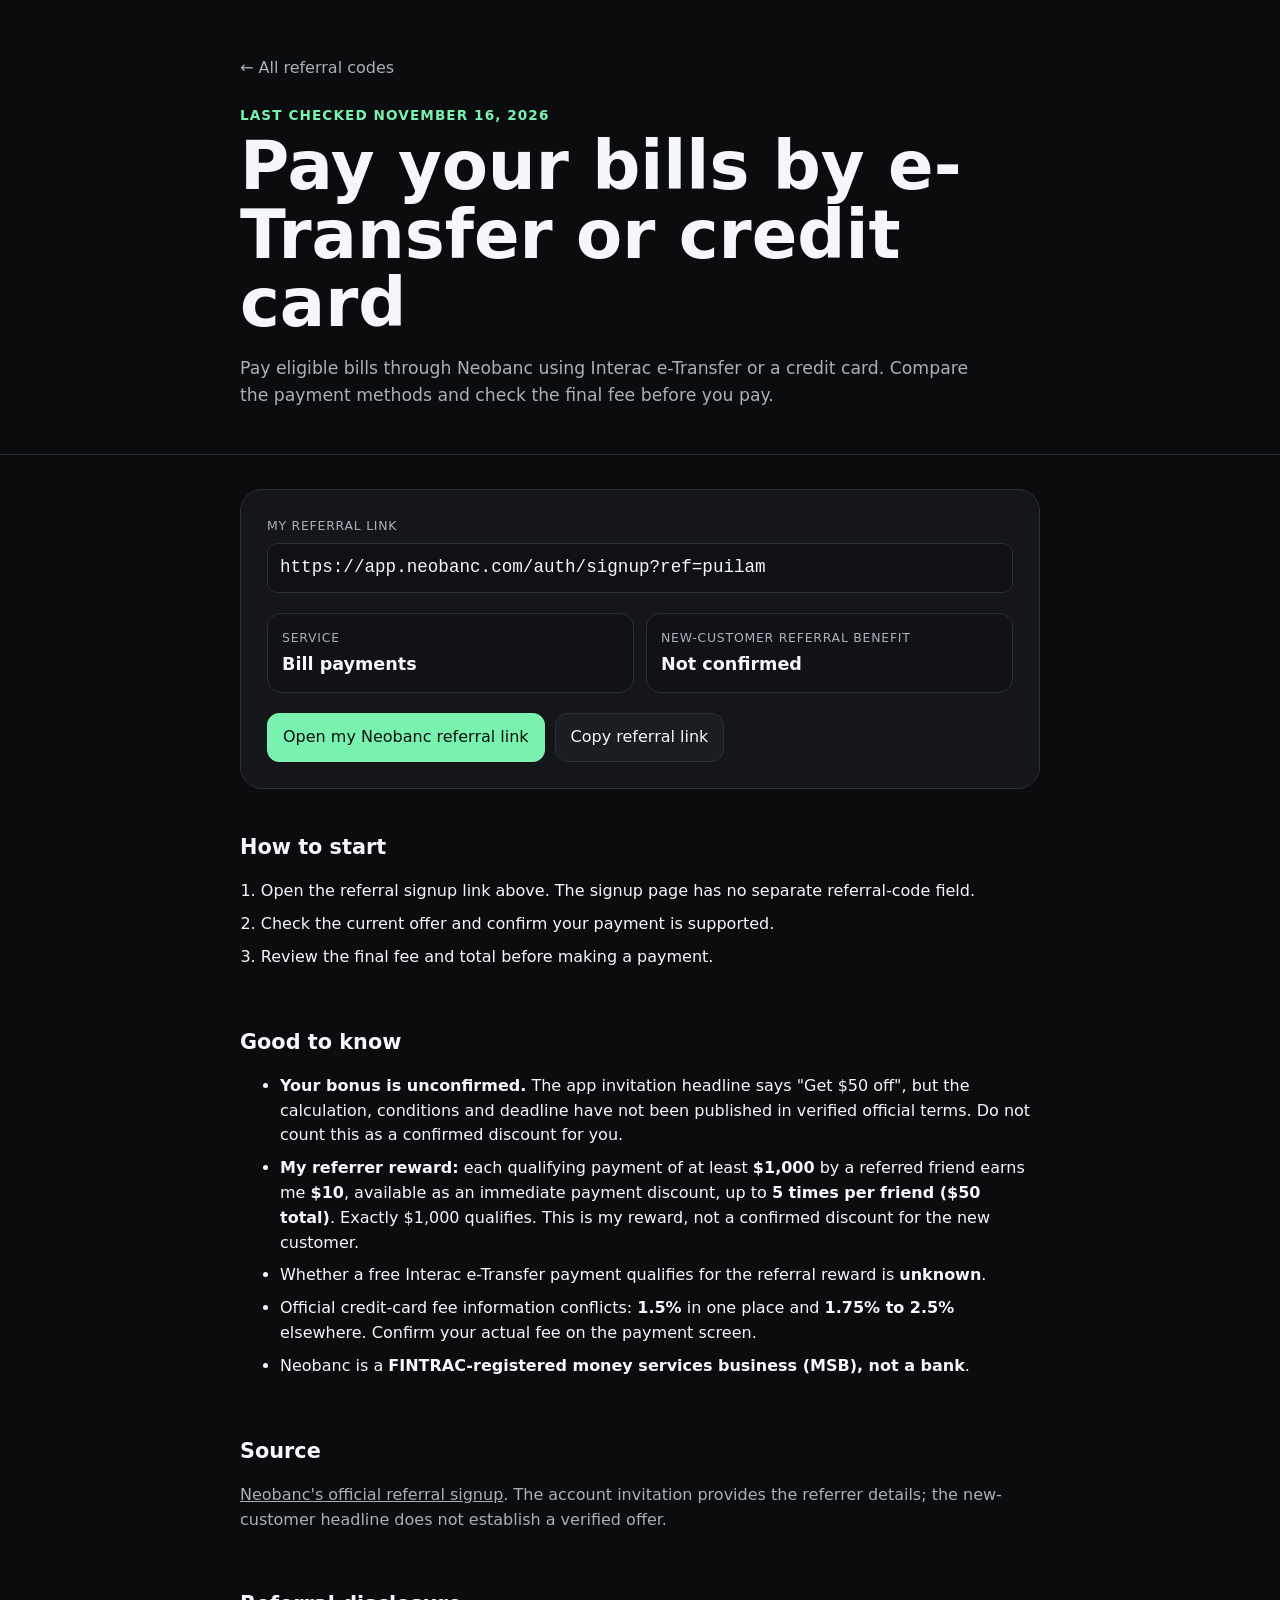
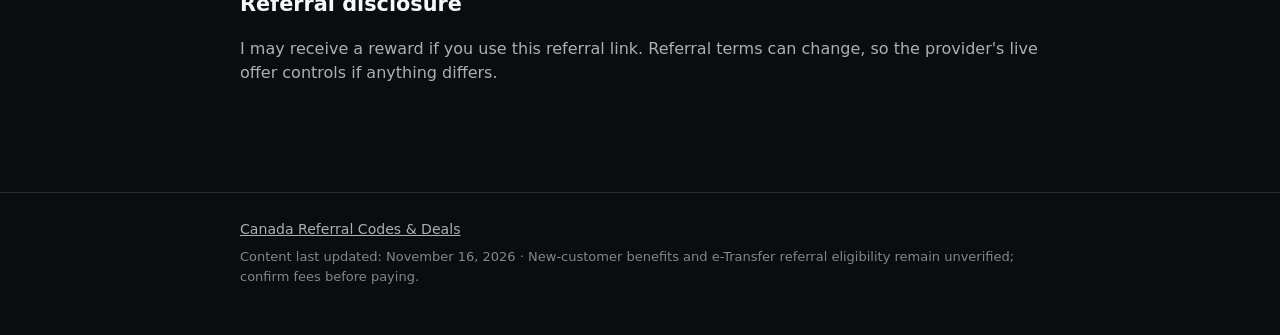
<file: neobanc-referral-canada.html>
<!doctype html><html lang="en-CA"><head><!-- Google tag (gtag.js) -->
<script async src="https://www.googletagmanager.com/gtag/js?id=G-B30LPF75L4"></script>
<script>
  window.dataLayer = window.dataLayer || [];
  function gtag(){dataLayer.push(arguments);}
  gtag("js", new Date());
  gtag("config", "G-B30LPF75L4");
</script><meta charset="utf-8"><meta name="viewport" content="width=device-width,initial-scale=1"><title>Neobanc Bill Payments: Options, Fees and Referral Details | November 2026</title><meta name="description" content="Compare Neobanc bill-payment options and fees. No extra new-customer referral discount is verified. Use the puilam signup link and check the current terms."><meta property="og:title" content="Neobanc Bill Payments: Options, Fees and Referral Details | November 2026"><meta property="og:description" content="Compare Neobanc bill-payment options and fees. No extra new-customer referral discount is verified. Use the puilam signup link and check the current terms."><meta property="og:url" content="https://davidchung1998.github.io/canada-referral-hub/neobanc-referral-canada.html"><meta property="og:type" content="website"><meta property="og:site_name" content="Canada Referral Hub"><meta property="og:locale" content="en_CA"><meta name="robots" content="index,follow,max-image-preview:large"><link rel="stylesheet" href="styles.css"><link rel="canonical" href="https://davidchung1998.github.io/canada-referral-hub/neobanc-referral-canada.html"><script type="application/ld+json">{"@context":"https://schema.org","@type":"WebPage","name":"Pay your bills by e-Transfer or credit card","description":"Compare Neobanc bill-payment options and fees. No extra new-customer referral discount is verified. Use the puilam signup link and check the current terms.","url":"https://davidchung1998.github.io/canada-referral-hub/neobanc-referral-canada.html","dateModified":"2026-11-16"}</script></head><body><header><div class="wrap page"><a class="back" href="index.html">← All referral codes</a><div class="eyebrow">Last checked November 16, 2026</div><h1>Pay your bills by e-Transfer or credit card</h1><p class="lead">Pay eligible bills through Neobanc using Interac e-Transfer or a credit card. Compare the payment methods and check the final fee before you pay.</p></div></header><main><div class="wrap page"><div class="hero"><div class="label">My referral link</div><div class="code" style="font-size:1.1rem;margin-top:8px">https://app.neobanc.com/auth/signup?ref=puilam</div><div class="statrow"><div class="stat"><div class="label">Service</div><div class="big">Bill payments</div></div><div class="stat"><div class="label">New-customer referral benefit</div><div class="big">Not confirmed</div></div></div><div class="actions"><a class="btn primary" href="https://app.neobanc.com/auth/signup?ref=puilam" rel="nofollow sponsored">Open my Neobanc referral link</a><button class="btn copy-btn" type="button" data-copy="https://app.neobanc.com/auth/signup?ref=puilam">Copy referral link</button></div></div><section><h2>How to start</h2><ol><li>Open the referral signup link above. The signup page has no separate referral-code field.</li><li>Check the current offer and confirm your payment is supported.</li><li>Review the final fee and total before making a payment.</li></ol></section><section><h2>Good to know</h2><ul><li><strong>Your bonus is unconfirmed.</strong> The app invitation headline says "Get $50 off", but the calculation, conditions and deadline have not been published in verified official terms. Do not count this as a confirmed discount for you.</li><li><strong>My referrer reward:</strong> each qualifying payment of at least <strong>$1,000</strong> by a referred friend earns me <strong>$10</strong>, available as an immediate payment discount, up to <strong>5 times per friend ($50 total)</strong>. Exactly $1,000 qualifies. This is my reward, not a confirmed discount for the new customer.</li><li>Whether a free Interac e-Transfer payment qualifies for the referral reward is <strong>unknown</strong>.</li><li>Official credit-card fee information conflicts: <strong>1.5%</strong> in one place and <strong>1.75% to 2.5%</strong> elsewhere. Confirm your actual fee on the payment screen.</li><li>Neobanc is a <strong>FINTRAC-registered money services business (MSB), not a bank</strong>.</li></ul></section><section><h2>Source</h2><p class="muted"><a href="https://app.neobanc.com/auth/signup?ref=puilam" rel="nofollow sponsored">Neobanc's official referral signup</a>. The account invitation provides the referrer details; the new-customer headline does not establish a verified offer.</p></section><section><h2>Referral disclosure</h2><p class="muted">I may receive a reward if you use this referral link. Referral terms can change, so the provider's live offer controls if anything differs.</p></section></div></main><footer><div class="wrap page"><a href="index.html">Canada Referral Codes & Deals</a><div style="font-size:13px;opacity:.75;margin-top:6px">Content last updated: November 16, 2026 · New-customer benefits and e-Transfer referral eligibility remain unverified; confirm fees before paying.</div></div></footer><script>
(function(){
  function doCopy(t){
    return new Promise(function(resolve){
      function done(ok){ resolve(!!ok); }
      function fallback(){
        var ta=document.createElement("textarea");
        ta.value=t; ta.style.position="fixed"; ta.style.opacity="0";
        document.body.appendChild(ta); ta.select();
        var ok=false;
        try{ ok=document.execCommand("copy"); }catch(e){}
        document.body.removeChild(ta);
        done(ok);
      }
      if(navigator.clipboard && window.isSecureContext){
        navigator.clipboard.writeText(t).then(function(){ done(true); }, fallback);
      } else { fallback(); }
    });
  }
  function flash(b,msg){ var o=b.textContent; b.textContent=msg; setTimeout(function(){ b.textContent=o; },1600); }
  function valOf(el){ return el.getAttribute("data-copy") || el.getAttribute("data-code") || ""; }
  window.copyCode=function(b){
    doCopy(valOf(b)).then(function(ok){ flash(b, ok ? "Copied!" : "Copy failed - long-press the code"); });
  };
  window.copyAndGo=function(e){
    var a=e.currentTarget;
    doCopy(valOf(a)).then(function(ok){ flash(a, ok ? "Code copied - opening..." : "Opening... (copy the code manually)"); });
    return true;
  };
  document.querySelectorAll(".copy-btn").forEach(function(btn){
    btn.addEventListener("click", function(){ window.copyCode(btn); });
  });
})();
</script></body></html>
</file>
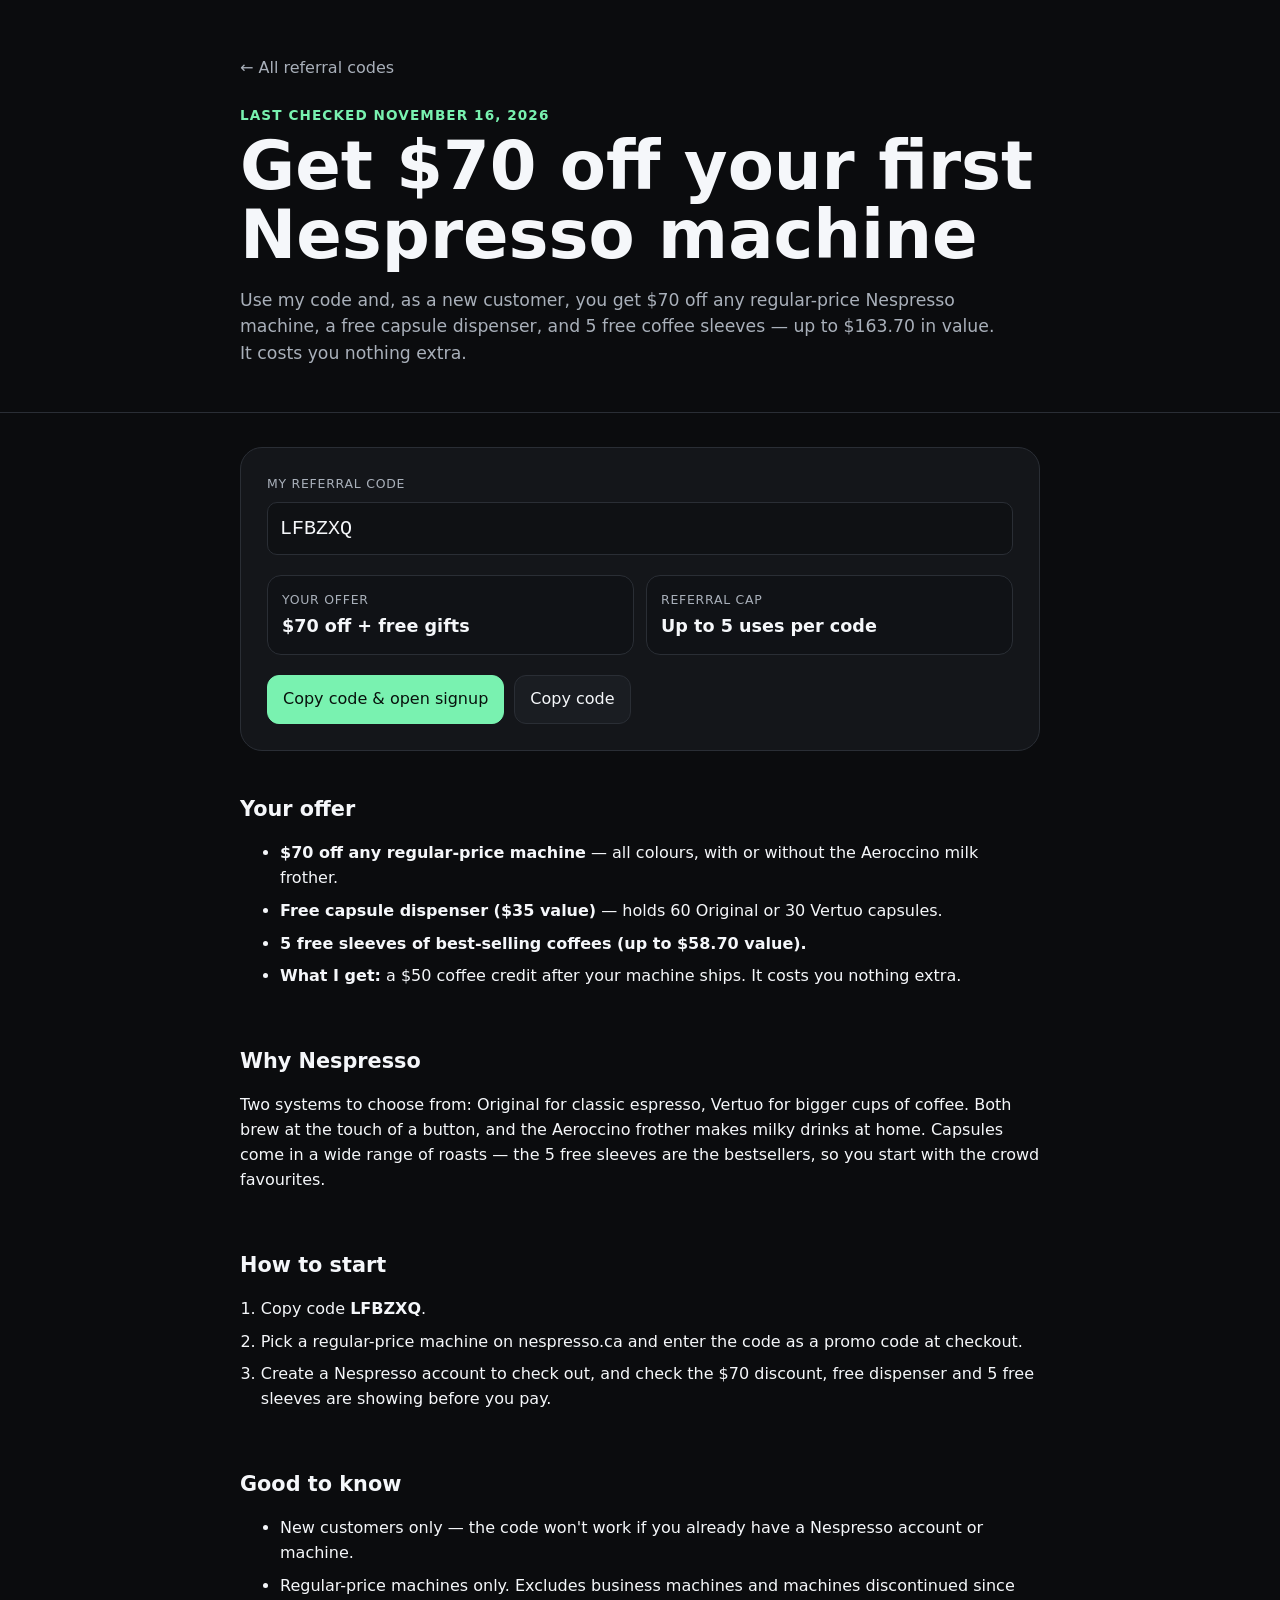
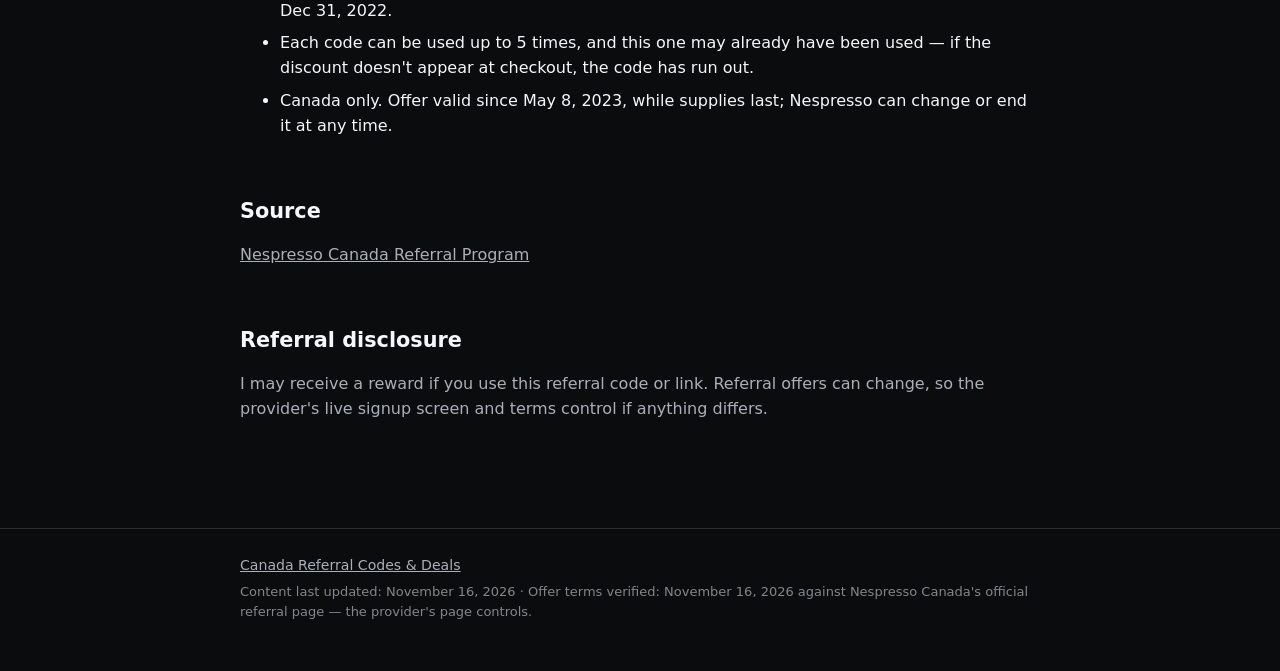
<file: nespresso-referral-code-canada.html>
<!doctype html><html lang="en-CA"><head><!-- Google tag (gtag.js) -->
<script async src="https://www.googletagmanager.com/gtag/js?id=G-B30LPF75L4"></script>
<script>
  window.dataLayer = window.dataLayer || [];
  function gtag(){dataLayer.push(arguments);}
  gtag("js", new Date());
  gtag("config", "G-B30LPF75L4");
</script><meta charset="utf-8"><meta name="viewport" content="width=device-width,initial-scale=1"><title>Nespresso Referral Code Canada: LFBZXQ | November 2026</title><meta name="description" content="Nespresso Canada code LFBZXQ: eligible new buyers can save $70 on a regular-price machine, plus a capsule dispenser and 5 sleeves. Check availability."><meta property="og:title" content="Nespresso Referral Code Canada: LFBZXQ | November 2026"><meta property="og:description" content="Nespresso Canada referral code LFBZXQ — how to use it when you join, what the current offer is ($50 of coffee for the referrer; new members get $70 off a full-price machine, a free Capsule Dispenser and 5 free sleeves), and the terms to check before checkout."><meta property="og:url" content="https://davidchung1998.github.io/canada-referral-hub/nespresso-referral-code-canada.html"><meta property="og:type" content="website"><meta property="og:site_name" content="Canada Referral Hub"><meta property="og:locale" content="en_CA"><meta name="robots" content="index,follow,max-image-preview:large"><link rel="stylesheet" href="styles.css"><link rel="canonical" href="https://davidchung1998.github.io/canada-referral-hub/nespresso-referral-code-canada.html"><script type="application/ld+json">{"@context":"https://schema.org","@type":"WebPage","name":"Nespresso Canada referral code","description":"Nespresso Canada's referral program currently advertises $50 of coffee for the referrer. New members currently get $70 off a full-price machine, a free Capsule Dispenser ($35 value) and 5 free sleeves (up to $58.70 value).","dateModified":"2026-11-16"}</script></head><body><header><div class="wrap page"><a class="back" href="index.html">← All referral codes</a><div class="eyebrow">Last checked November 16, 2026</div><h1>Get $70 off your first Nespresso machine</h1><p class="lead">Use my code and, as a new customer, you get $70 off any regular-price Nespresso machine, a free capsule dispenser, and 5 free coffee sleeves — up to $163.70 in value. It costs you nothing extra.</p></div></header><main><div class="wrap page"><div class="hero"><div class="label">My referral code</div><div class="code" style="font-size:1.25rem;margin-top:8px">LFBZXQ</div><div class="statrow"><div class="stat"><div class="label">Your offer</div><div class="big">$70 off + free gifts</div></div><div class="stat"><div class="label">Referral cap</div><div class="big">Up to 5 uses per code</div></div></div><div class="actions"><a class="btn primary" href="https://www.nespresso.com/ca/en/much-more-to-nespresso" target="_blank" rel="nofollow sponsored noopener" data-code="LFBZXQ" onclick="return copyAndGo(event)">Copy code &amp; open signup</a> <button class="btn" type="button" data-code="LFBZXQ" onclick="copyCode(this)">Copy code</button></div></div><section><h2>Your offer</h2><ul><li><strong>$70 off any regular-price machine</strong> — all colours, with or without the Aeroccino milk frother.</li><li><strong>Free capsule dispenser ($35 value)</strong> — holds 60 Original or 30 Vertuo capsules.</li><li><strong>5 free sleeves of best-selling coffees (up to $58.70 value).</strong></li><li><strong>What I get:</strong> a $50 coffee credit after your machine ships. It costs you nothing extra.</li></ul></section><section><h2>Why Nespresso</h2><p>Two systems to choose from: Original for classic espresso, Vertuo for bigger cups of coffee. Both brew at the touch of a button, and the Aeroccino frother makes milky drinks at home. Capsules come in a wide range of roasts — the 5 free sleeves are the bestsellers, so you start with the crowd favourites.</p></section><section><h2>How to start</h2><ol><li>Copy code <strong>LFBZXQ</strong>.</li><li>Pick a regular-price machine on nespresso.ca and enter the code as a promo code at checkout.</li><li>Create a Nespresso account to check out, and check the $70 discount, free dispenser and 5 free sleeves are showing before you pay.</li></ol></section><section><h2>Good to know</h2><ul><li>New customers only — the code won't work if you already have a Nespresso account or machine.</li><li>Regular-price machines only. Excludes business machines and machines discontinued since Dec 31, 2022.</li><li>Each code can be used up to 5 times, and this one may already have been used — if the discount doesn't appear at checkout, the code has run out.</li><li>Canada only. Offer valid since May 8, 2023, while supplies last; Nespresso can change or end it at any time.</li></ul></section><section><h2>Source</h2><p class="muted"><a href="https://www.nespresso.com/ca/en/referral-program" target="_blank" rel="noopener">Nespresso Canada Referral Program</a></p></section><section><h2>Referral disclosure</h2><p class="muted">I may receive a reward if you use this referral code or link. Referral offers can change, so the provider's live signup screen and terms control if anything differs.</p></section></div></main><footer><div class="wrap page"><a href="index.html">Canada Referral Codes & Deals</a><div style="font-size:13px;opacity:.75;margin-top:6px">Content last updated: November 16, 2026 · Offer terms verified: November 16, 2026 against Nespresso Canada's official referral page — the provider's page controls.</div></div></footer><script>
(function(){
  function doCopy(t){
    return new Promise(function(resolve){
      function done(ok){ resolve(!!ok); }
      function fallback(){
        var ta=document.createElement("textarea");
        ta.value=t; ta.style.position="fixed"; ta.style.opacity="0";
        document.body.appendChild(ta); ta.select();
        var ok=false;
        try{ ok=document.execCommand("copy"); }catch(e){}
        document.body.removeChild(ta);
        done(ok);
      }
      if(navigator.clipboard && window.isSecureContext){
        navigator.clipboard.writeText(t).then(function(){ done(true); }, fallback);
      } else { fallback(); }
    });
  }
  function flash(b,msg){ var o=b.textContent; b.textContent=msg; setTimeout(function(){ b.textContent=o; },1600); }
  function valOf(el){ return el.getAttribute("data-copy") || el.getAttribute("data-code") || ""; }
  window.copyCode=function(b){
    doCopy(valOf(b)).then(function(ok){ flash(b, ok ? "Copied!" : "Copy failed - long-press the code"); });
  };
  window.copyAndGo=function(e){
    var a=e.currentTarget;
    doCopy(valOf(a)).then(function(ok){ flash(a, ok ? "Code copied - opening..." : "Opening... (copy the code manually)"); });
    return true;
  };
  document.querySelectorAll(".copy-btn").forEach(function(btn){
    btn.addEventListener("click", function(){ window.copyCode(btn); });
  });
})();
</script></body></html>
</file>
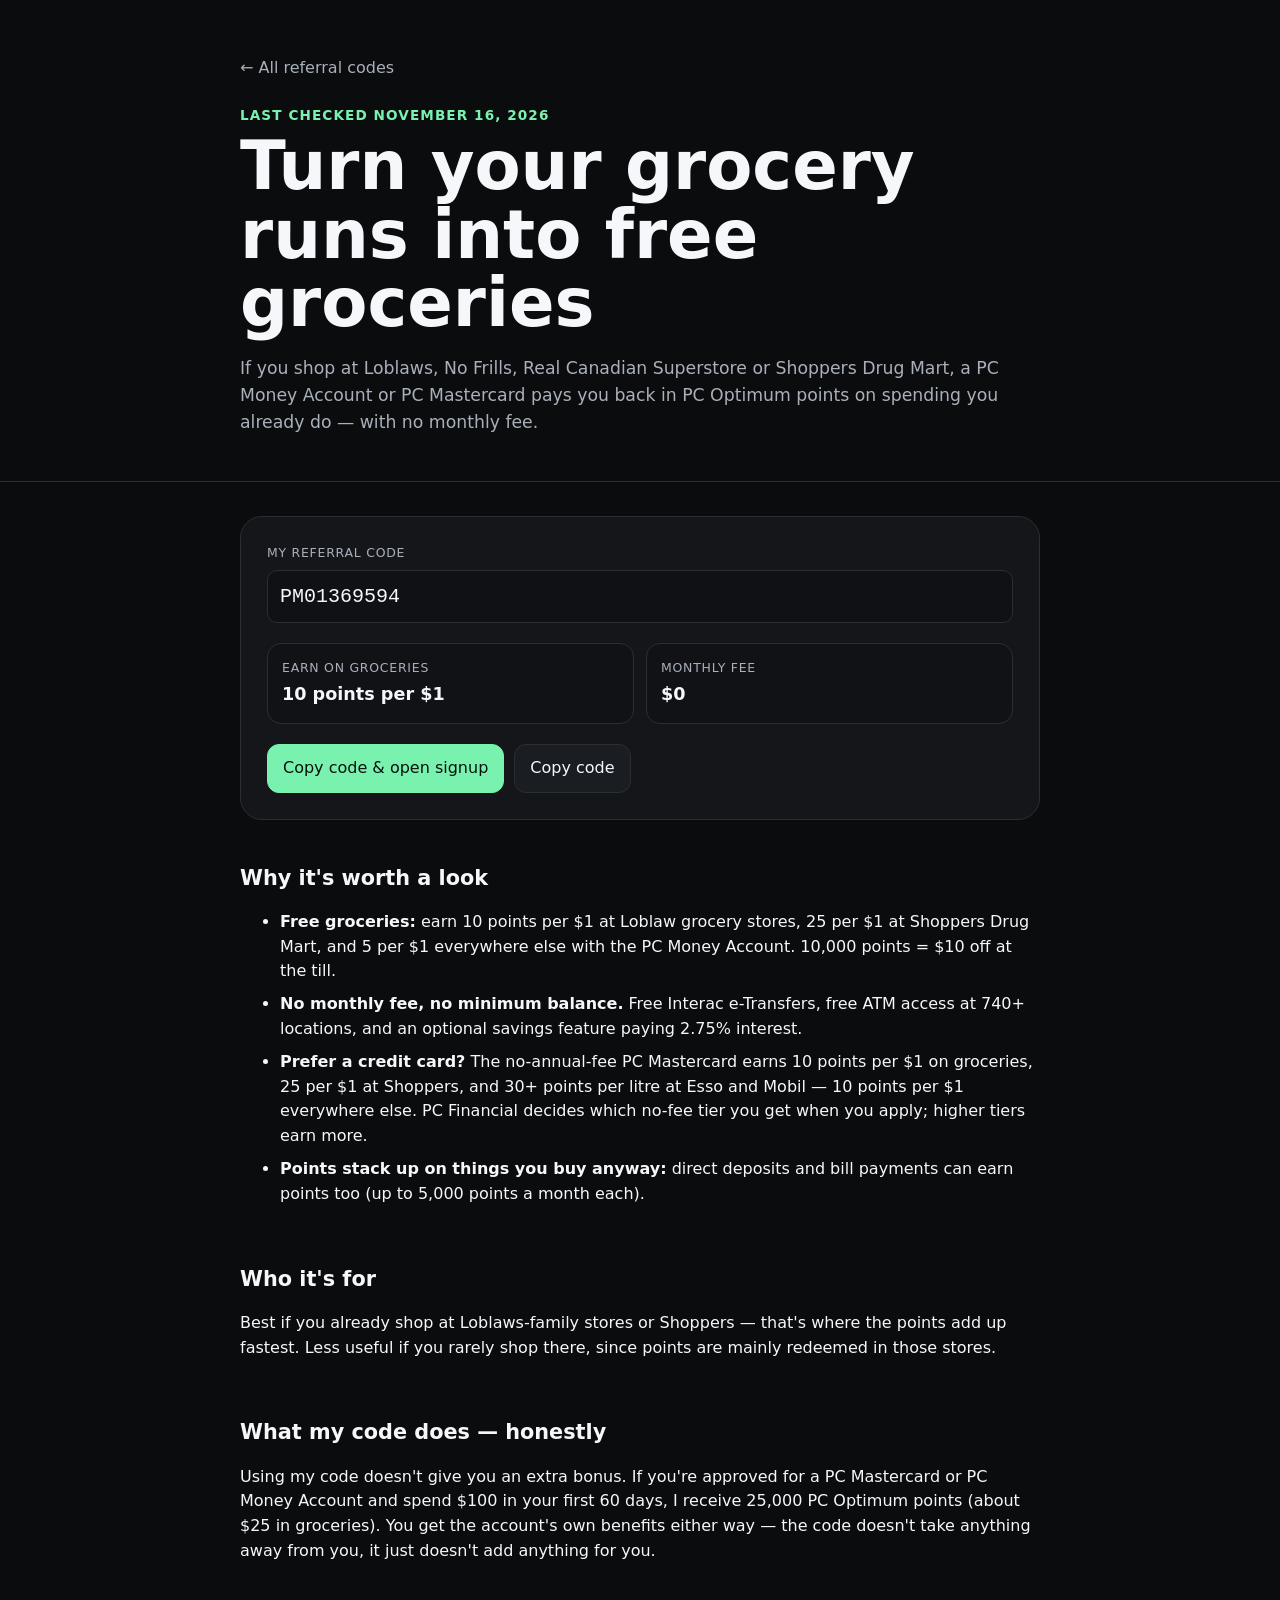
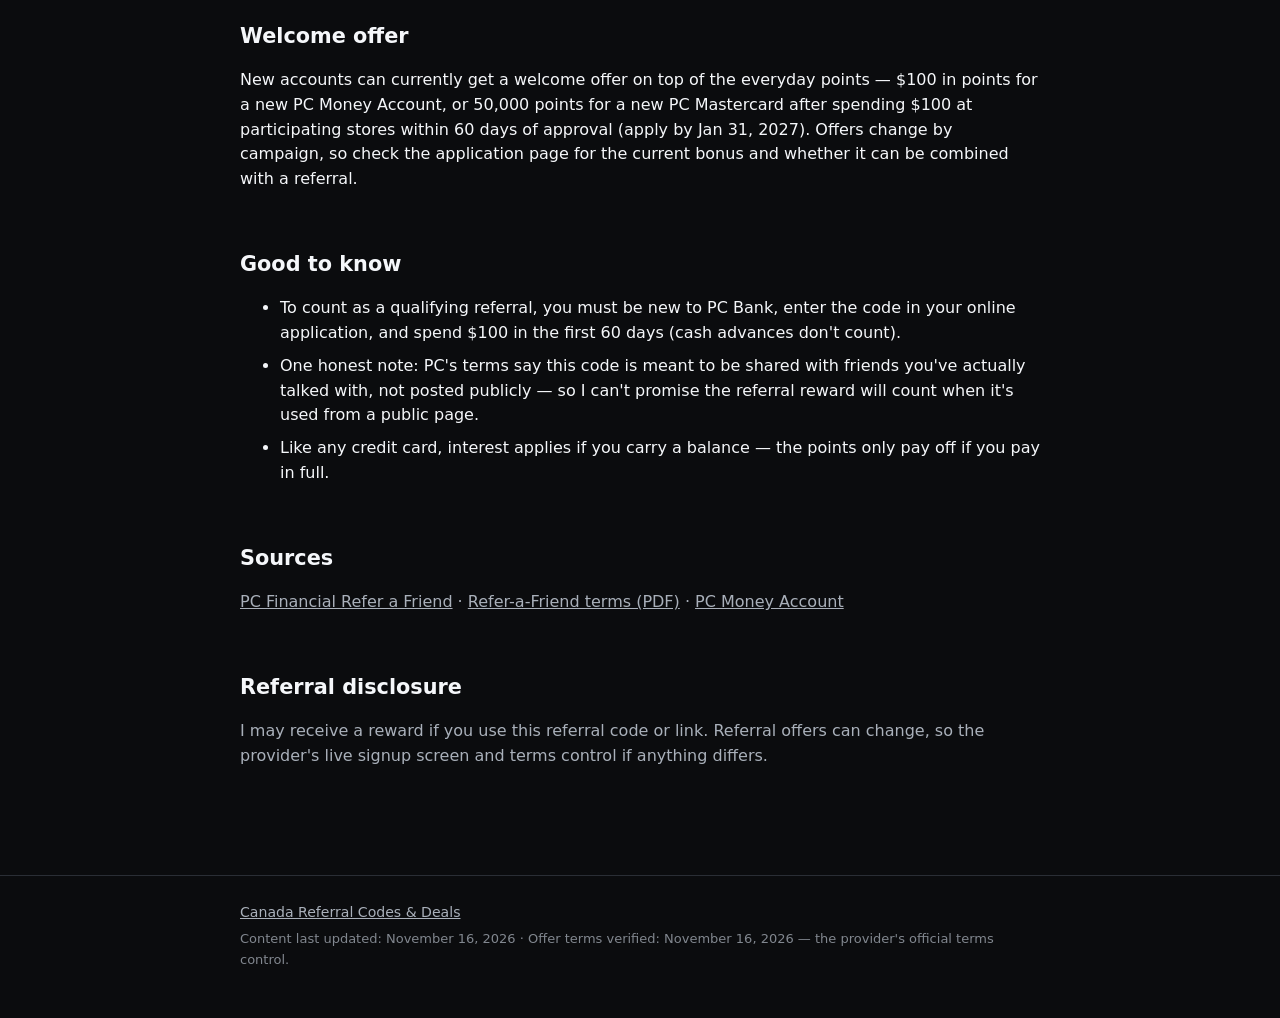
<file: pc-financial-referral-code.html>
<!doctype html><html lang="en-CA"><head><!-- Google tag (gtag.js) -->
<script async src="https://www.googletagmanager.com/gtag/js?id=G-B30LPF75L4"></script>
<script>
  window.dataLayer = window.dataLayer || [];
  function gtag(){dataLayer.push(arguments);}
  gtag("js", new Date());
  gtag("config", "G-B30LPF75L4");
</script><meta charset="utf-8"><meta name="viewport" content="width=device-width,initial-scale=1"><title>PC Financial Referral Code Canada: Earn Points on Groceries | November 2026</title><meta name="description" content="Explore PC Financial accounts, no-monthly-fee options and PC Optimum points. See how rewards work, current offers and referral eligibility."><meta property="og:title" content="PC Financial Referral Code Canada: Earn Points on Groceries | November 2026"><meta property="og:description" content="A PC Money Account or PC Mastercard turns grocery and drugstore spending into free groceries — 10,000 PC Optimum points = $10 off. No monthly fee. Referral code: PM01369594"><meta property="og:url" content="https://davidchung1998.github.io/canada-referral-hub/pc-financial-referral-code.html"><meta property="og:type" content="website"><meta property="og:site_name" content="Canada Referral Hub"><meta property="og:locale" content="en_CA"><meta name="robots" content="index,follow,max-image-preview:large"><link rel="stylesheet" href="styles.css"><link rel="canonical" href="https://davidchung1998.github.io/canada-referral-hub/pc-financial-referral-code.html"><script type="application/ld+json">{"@context":"https://schema.org","@type":"WebPage","name":"PC Financial referral code","description":"A PC Money Account or PC Mastercard turns grocery and drugstore spending into free groceries — 10,000 PC Optimum points = $10 off. No monthly fee.","dateModified":"2026-11-16"}</script></head><body><header><div class="wrap page"><a class="back" href="index.html">← All referral codes</a><div class="eyebrow">Last checked November 16, 2026</div><h1>Turn your grocery runs into free groceries</h1><p class="lead">If you shop at Loblaws, No Frills, Real Canadian Superstore or Shoppers Drug Mart, a PC Money Account or PC Mastercard pays you back in PC Optimum points on spending you already do — with no monthly fee.</p></div></header><main><div class="wrap page"><div class="hero"><div class="label">My referral code</div><div class="code" style="font-size:1.25rem;margin-top:8px">PM01369594</div><div class="statrow"><div class="stat"><div class="label">Earn on groceries</div><div class="big">10 points per $1</div></div><div class="stat"><div class="label">Monthly fee</div><div class="big">$0</div></div></div><div class="actions"><a class="btn primary" href="https://www.pcfinancial.ca/" target="_blank" rel="nofollow sponsored noopener" data-code="PM01369594" onclick="return copyAndGo(event)">Copy code &amp; open signup</a> <button class="btn" type="button" data-code="PM01369594" onclick="copyCode(this)">Copy code</button></div></div><section><h2>Why it's worth a look</h2><ul><li><strong>Free groceries:</strong> earn 10 points per $1 at Loblaw grocery stores, 25 per $1 at Shoppers Drug Mart, and 5 per $1 everywhere else with the PC Money Account. 10,000 points = $10 off at the till.</li><li><strong>No monthly fee, no minimum balance.</strong> Free Interac e-Transfers, free ATM access at 740+ locations, and an optional savings feature paying 2.75% interest.</li><li><strong>Prefer a credit card?</strong> The no-annual-fee PC Mastercard earns 10 points per $1 on groceries, 25 per $1 at Shoppers, and 30+ points per litre at Esso and Mobil — 10 points per $1 everywhere else. PC Financial decides which no-fee tier you get when you apply; higher tiers earn more.</li><li><strong>Points stack up on things you buy anyway:</strong> direct deposits and bill payments can earn points too (up to 5,000 points a month each).</li></ul></section><section><h2>Who it's for</h2><p>Best if you already shop at Loblaws-family stores or Shoppers — that's where the points add up fastest. Less useful if you rarely shop there, since points are mainly redeemed in those stores.</p></section><section><h2>What my code does — honestly</h2><p>Using my code doesn't give you an extra bonus. If you're approved for a PC Mastercard or PC Money Account and spend $100 in your first 60 days, I receive 25,000 PC Optimum points (about $25 in groceries). You get the account's own benefits either way — the code doesn't take anything away from you, it just doesn't add anything for you.</p></section><section><h2>Welcome offer</h2><p>New accounts can currently get a welcome offer on top of the everyday points — $100 in points for a new PC Money Account, or 50,000 points for a new PC Mastercard after spending $100 at participating stores within 60 days of approval (apply by Jan 31, 2027). Offers change by campaign, so check the application page for the current bonus and whether it can be combined with a referral.</p></section><section><h2>Good to know</h2><ul><li>To count as a qualifying referral, you must be new to PC Bank, enter the code in your online application, and spend $100 in the first 60 days (cash advances don't count).</li><li>One honest note: PC's terms say this code is meant to be shared with friends you've actually talked with, not posted publicly — so I can't promise the referral reward will count when it's used from a public page.</li><li>Like any credit card, interest applies if you carry a balance — the points only pay off if you pay in full.</li></ul></section><section><h2>Sources</h2><p class="muted"><a href="https://www.pcfinancial.ca/en/refer-a-friend/" target="_blank" rel="noopener">PC Financial Refer a Friend</a> · <a href="https://www.pcfinancial.ca/api/v2/en-CA/terms/pdf/REFER_A_FRIEND.pdf" target="_blank" rel="noopener">Refer-a-Friend terms (PDF)</a> · <a href="https://www.pcfinancial.ca/en/pc-money-account/" target="_blank" rel="noopener">PC Money Account</a></p></section><section><h2>Referral disclosure</h2><p class="muted">I may receive a reward if you use this referral code or link. Referral offers can change, so the provider's live signup screen and terms control if anything differs.</p></section></div></main><footer><div class="wrap page"><a href="index.html">Canada Referral Codes & Deals</a><div style="font-size:13px;opacity:.75;margin-top:6px">Content last updated: November 16, 2026 · Offer terms verified: November 16, 2026 — the provider's official terms control.</div></div></footer><script>
(function(){
  function doCopy(t){
    return new Promise(function(resolve){
      function done(ok){ resolve(!!ok); }
      function fallback(){
        var ta=document.createElement("textarea");
        ta.value=t; ta.style.position="fixed"; ta.style.opacity="0";
        document.body.appendChild(ta); ta.select();
        var ok=false;
        try{ ok=document.execCommand("copy"); }catch(e){}
        document.body.removeChild(ta);
        done(ok);
      }
      if(navigator.clipboard && window.isSecureContext){
        navigator.clipboard.writeText(t).then(function(){ done(true); }, fallback);
      } else { fallback(); }
    });
  }
  function flash(b,msg){ var o=b.textContent; b.textContent=msg; setTimeout(function(){ b.textContent=o; },1600); }
  function valOf(el){ return el.getAttribute("data-copy") || el.getAttribute("data-code") || ""; }
  window.copyCode=function(b){
    doCopy(valOf(b)).then(function(ok){ flash(b, ok ? "Copied!" : "Copy failed - long-press the code"); });
  };
  window.copyAndGo=function(e){
    var a=e.currentTarget;
    doCopy(valOf(a)).then(function(ok){ flash(a, ok ? "Code copied - opening..." : "Opening... (copy the code manually)"); });
    return true;
  };
  document.querySelectorAll(".copy-btn").forEach(function(btn){
    btn.addEventListener("click", function(){ window.copyCode(btn); });
  });
})();
</script></body></html>
</file>
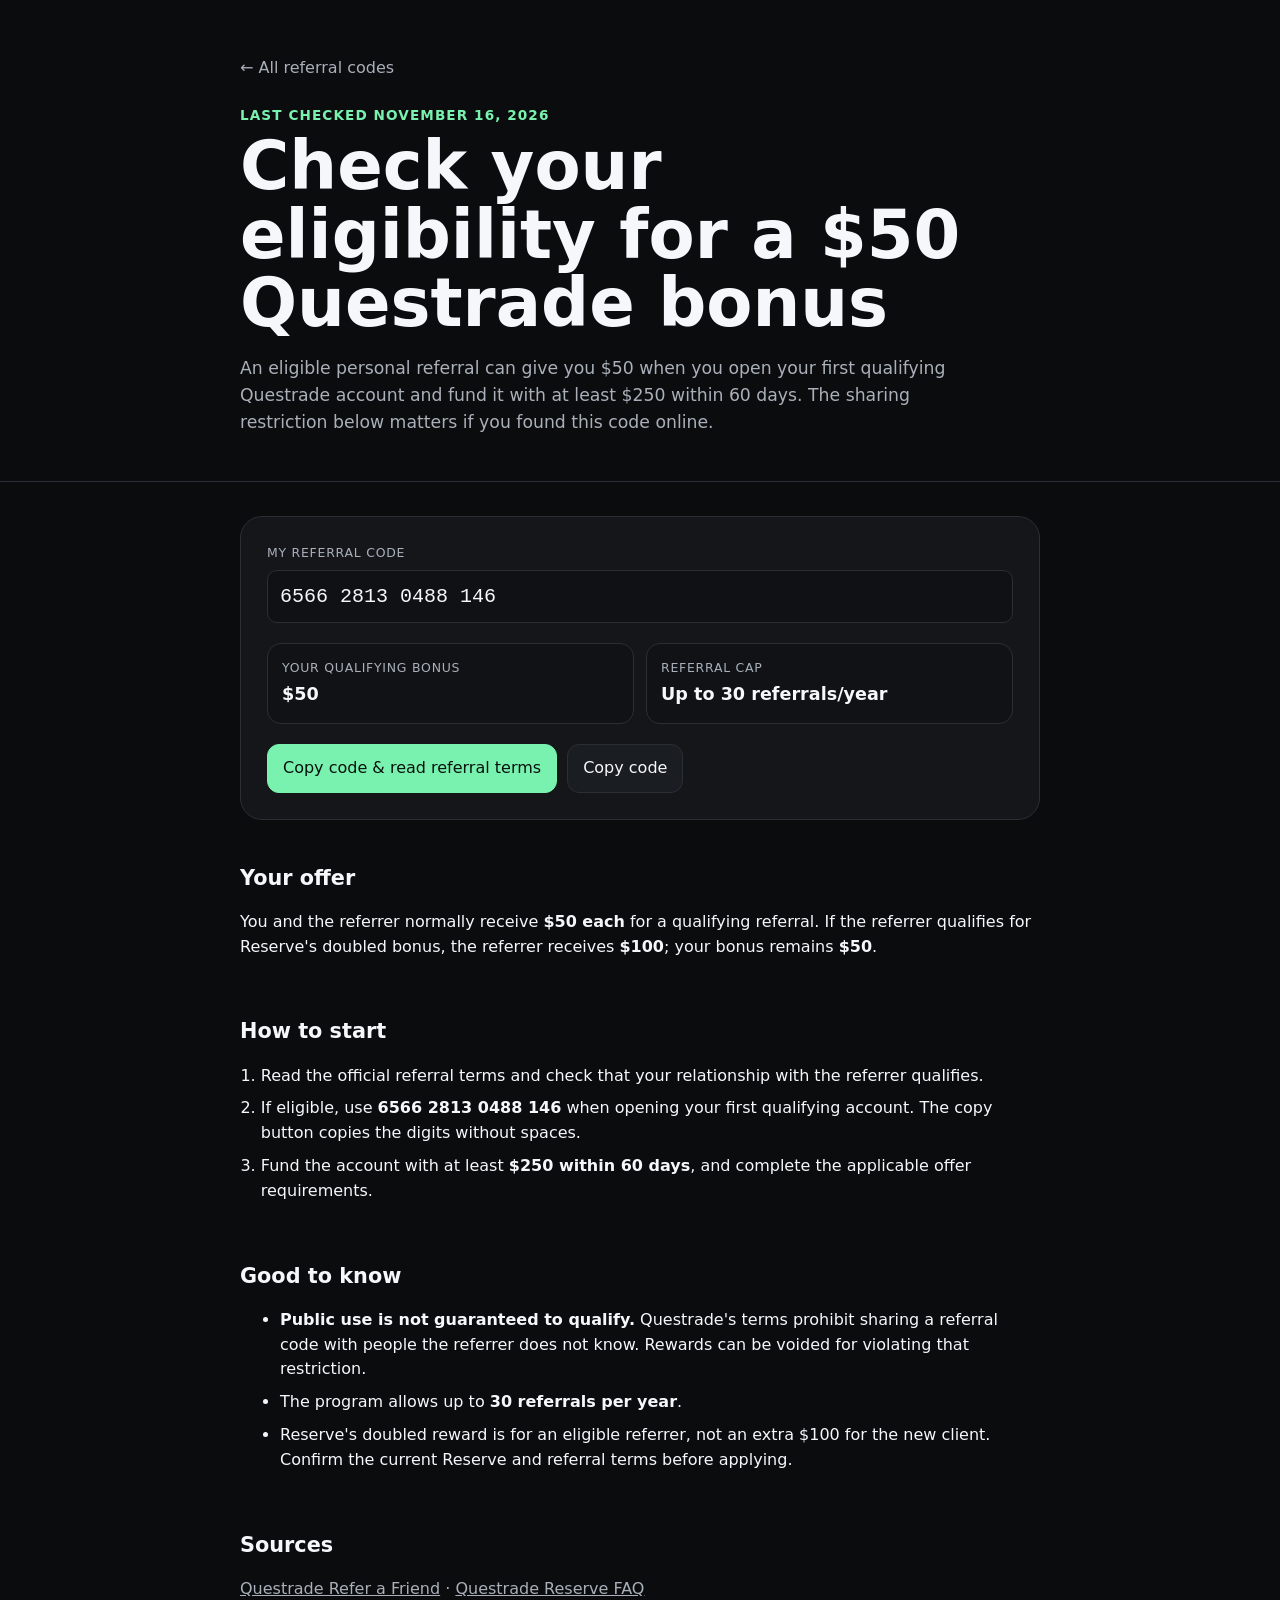
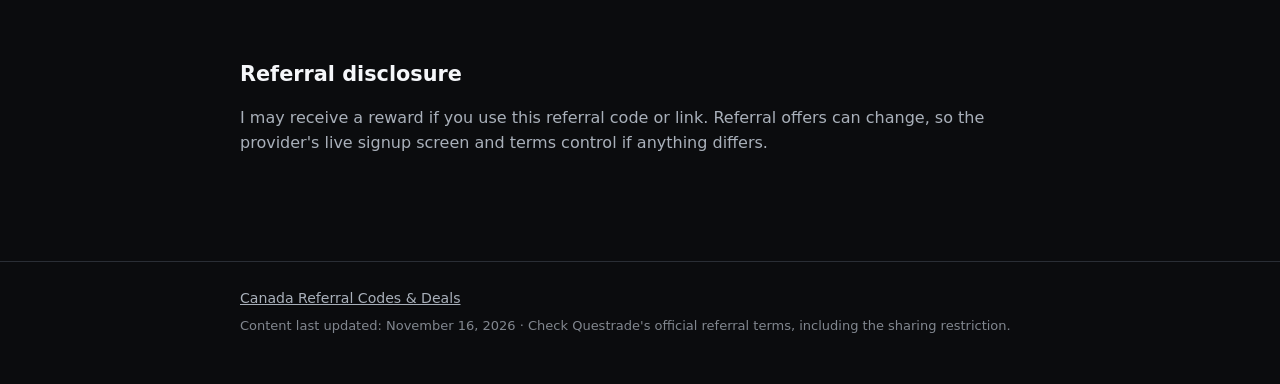
<file: questrade-referral-code-canada.html>
<!doctype html><html lang="en-CA"><head><!-- Google tag (gtag.js) -->
<script async src="https://www.googletagmanager.com/gtag/js?id=G-B30LPF75L4"></script>
<script>
  window.dataLayer = window.dataLayer || [];
  function gtag(){dataLayer.push(arguments);}
  gtag("js", new Date());
  gtag("config", "G-B30LPF75L4");
</script><meta charset="utf-8"><meta name="viewport" content="width=device-width,initial-scale=1"><title>Check Your $50 Questrade Referral Bonus | November 2026</title><meta name="description" content="Eligible personal referrals can receive $50 with Questrade code 6566 2813 0488 146. Deposit $250 within 60 days. Public code use is not guaranteed to qualify."><meta property="og:title" content="Check Your $50 Questrade Referral Bonus | November 2026"><meta property="og:description" content="Eligible personal referrals can receive $50 with Questrade code 6566 2813 0488 146. Deposit $250 within 60 days. Public code use is not guaranteed to qualify."><meta property="og:url" content="https://davidchung1998.github.io/canada-referral-hub/questrade-referral-code-canada.html"><meta property="og:type" content="website"><meta property="og:site_name" content="Canada Referral Hub"><meta property="og:locale" content="en_CA"><meta name="robots" content="index,follow,max-image-preview:large"><link rel="stylesheet" href="styles.css"><link rel="canonical" href="https://davidchung1998.github.io/canada-referral-hub/questrade-referral-code-canada.html"><script type="application/ld+json">{"@context":"https://schema.org","@type":"WebPage","name":"Check your eligibility for a $50 Questrade bonus","description":"Eligible personal referrals can receive $50 with Questrade code 6566 2813 0488 146. Deposit $250 within 60 days. Public code use is not guaranteed to qualify.","dateModified":"2026-11-16"}</script></head><body><header><div class="wrap page"><a class="back" href="index.html">← All referral codes</a><div class="eyebrow">Last checked November 16, 2026</div><h1>Check your eligibility for a $50 Questrade bonus</h1><p class="lead">An eligible personal referral can give you $50 when you open your first qualifying Questrade account and fund it with at least $250 within 60 days. The sharing restriction below matters if you found this code online.</p></div></header><main><div class="wrap page"><div class="hero"><div class="label">My referral code</div><div class="code" style="font-size:1.25rem;margin-top:8px">6566 2813 0488 146</div><div class="statrow"><div class="stat"><div class="label">Your qualifying bonus</div><div class="big">$50</div></div><div class="stat"><div class="label">Referral cap</div><div class="big">Up to 30 referrals/year</div></div></div><div class="actions"><a class="btn primary" href="https://www.questrade.com/learning/using-questrade/refer-a-friend" target="_blank" rel="nofollow sponsored noopener" data-code="6566 2813 0488 146" data-copy="656628130488146" onclick="return copyAndGo(event)">Copy code &amp; read referral terms</a> <button class="btn" type="button" data-code="6566 2813 0488 146" data-copy="656628130488146" onclick="copyCode(this)">Copy code</button></div></div><section><h2>Your offer</h2><p>You and the referrer normally receive <strong>$50 each</strong> for a qualifying referral. If the referrer qualifies for Reserve's doubled bonus, the referrer receives <strong>$100</strong>; your bonus remains <strong>$50</strong>.</p></section><section><h2>How to start</h2><ol><li>Read the official referral terms and check that your relationship with the referrer qualifies.</li><li>If eligible, use <strong>6566 2813 0488 146</strong> when opening your first qualifying account. The copy button copies the digits without spaces.</li><li>Fund the account with at least <strong>$250 within 60 days</strong>, and complete the applicable offer requirements.</li></ol></section><section><h2>Good to know</h2><ul><li><strong>Public use is not guaranteed to qualify.</strong> Questrade's terms prohibit sharing a referral code with people the referrer does not know. Rewards can be voided for violating that restriction.</li><li>The program allows up to <strong>30 referrals per year</strong>.</li><li>Reserve's doubled reward is for an eligible referrer, not an extra $100 for the new client. Confirm the current Reserve and referral terms before applying.</li></ul></section><section><h2>Sources</h2><p class="muted"><a href="https://www.questrade.com/learning/using-questrade/refer-a-friend" target="_blank" rel="noopener">Questrade Refer a Friend</a> · <a href="https://www.questrade.com/learning/using-questrade/questrade-reserve-faq" target="_blank" rel="nofollow noopener">Questrade Reserve FAQ</a></p></section><section><h2>Referral disclosure</h2><p class="muted">I may receive a reward if you use this referral code or link. Referral offers can change, so the provider's live signup screen and terms control if anything differs.</p></section></div></main><footer><div class="wrap page"><a href="index.html">Canada Referral Codes & Deals</a><div style="font-size:13px;opacity:.75;margin-top:6px">Content last updated: November 16, 2026 · Check Questrade's official referral terms, including the sharing restriction.</div></div></footer><script>
(function(){
  function doCopy(t){
    return new Promise(function(resolve){
      function done(ok){ resolve(!!ok); }
      function fallback(){
        var ta=document.createElement("textarea");
        ta.value=t; ta.style.position="fixed"; ta.style.opacity="0";
        document.body.appendChild(ta); ta.select();
        var ok=false;
        try{ ok=document.execCommand("copy"); }catch(e){}
        document.body.removeChild(ta);
        done(ok);
      }
      if(navigator.clipboard && window.isSecureContext){
        navigator.clipboard.writeText(t).then(function(){ done(true); }, fallback);
      } else { fallback(); }
    });
  }
  function flash(b,msg){ var o=b.textContent; b.textContent=msg; setTimeout(function(){ b.textContent=o; },1600); }
  function valOf(el){ return el.getAttribute("data-copy") || el.getAttribute("data-code") || ""; }
  window.copyCode=function(b){
    doCopy(valOf(b)).then(function(ok){ flash(b, ok ? "Copied!" : "Copy failed - long-press the code"); });
  };
  window.copyAndGo=function(e){
    var a=e.currentTarget;
    doCopy(valOf(a)).then(function(ok){ flash(a, ok ? "Code copied - opening..." : "Opening... (copy the code manually)"); });
    return true;
  };
  document.querySelectorAll(".copy-btn").forEach(function(btn){
    btn.addEventListener("click", function(){ window.copyCode(btn); });
  });
})();
</script></body></html>
</file>
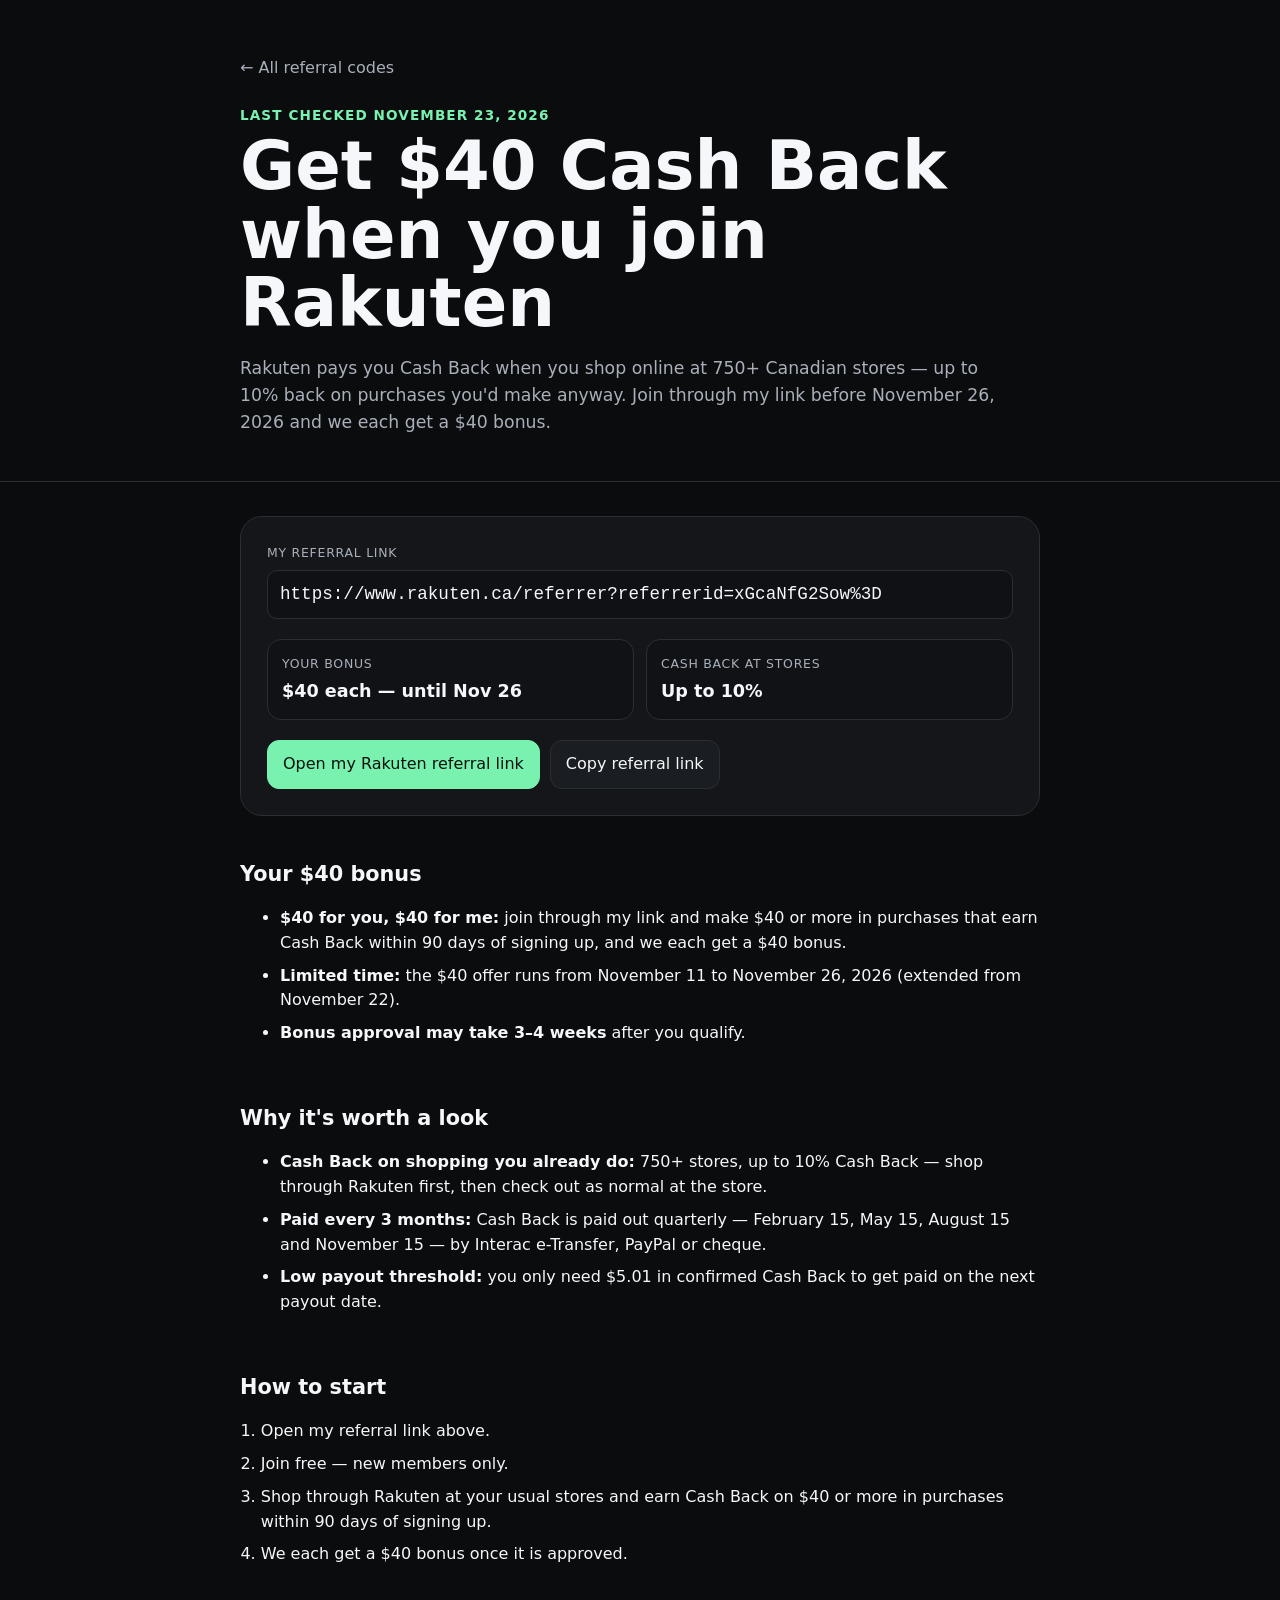
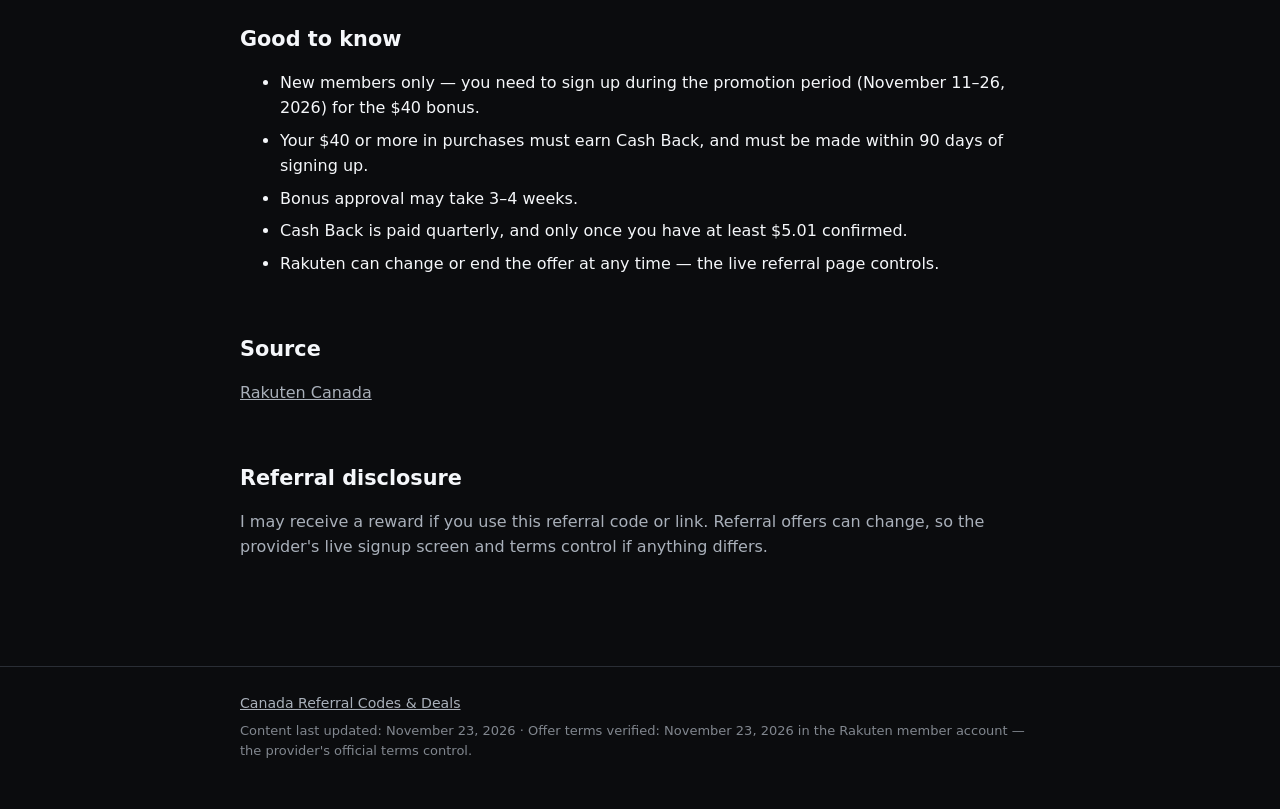
<file: rakuten-referral-canada.html>
<!doctype html><html lang="en-CA"><head><!-- Google tag (gtag.js) -->
<script async src="https://www.googletagmanager.com/gtag/js?id=G-B30LPF75L4"></script>
<script>
  window.dataLayer = window.dataLayer || [];
  function gtag(){dataLayer.push(arguments);}
  gtag("js", new Date());
  gtag("config", "G-B30LPF75L4");
</script><meta charset="utf-8"><meta name="viewport" content="width=device-width,initial-scale=1"><title>Rakuten Referral Link Canada: Get $40 Cash Back | November 2026</title><meta name="description" content="Rakuten Canada: eligible new members and referrers can each get $40 through Nov 26, 2026. Earn Cash Back at participating online stores."><meta property="og:title" content="Rakuten Referral Link Canada: Get $40 Cash Back | November 2026"><meta property="og:description" content="Join Rakuten Canada through my referral link and we each get a $40 bonus — until November 26, 2026. Earn Cash Back at 750+ stores, up to 10% back, paid every 3 months by Interac, PayPal or cheque."><meta property="og:url" content="https://davidchung1998.github.io/canada-referral-hub/rakuten-referral-canada.html"><meta property="og:type" content="website"><meta property="og:site_name" content="Canada Referral Hub"><meta property="og:locale" content="en_CA"><meta name="robots" content="index,follow,max-image-preview:large"><link rel="stylesheet" href="styles.css"><link rel="canonical" href="https://davidchung1998.github.io/canada-referral-hub/rakuten-referral-canada.html"><script type="application/ld+json">{"@context":"https://schema.org","@type":"WebPage","name":"Rakuten Canada referral link","description":"Rakuten Canada pays Cash Back at 750+ stores, up to 10% back. Join through the referral link before November 26, 2026 and you and the referrer each get a $40 bonus.","dateModified":"2026-11-23"}</script></head><body><header><div class="wrap page"><a class="back" href="index.html">← All referral codes</a><div class="eyebrow">Last checked November 23, 2026</div><h1>Get $40 Cash Back when you join Rakuten</h1><p class="lead">Rakuten pays you Cash Back when you shop online at 750+ Canadian stores — up to 10% back on purchases you'd make anyway. Join through my link before November 26, 2026 and we each get a $40 bonus.</p></div></header><main><div class="wrap page"><div class="hero"><div class="label">My referral link</div><div class="code" style="font-size:1.1rem;margin-top:8px">https://www.rakuten.ca/referrer?referrerid=xGcaNfG2Sow%3D</div><div class="statrow"><div class="stat"><div class="label">Your bonus</div><div class="big">$40 each — until Nov 26</div></div><div class="stat"><div class="label">Cash Back at stores</div><div class="big">Up to 10%</div></div></div><div class="actions"><a class="btn primary" href="https://www.rakuten.ca/referrer?referrerid=xGcaNfG2Sow%3D" target="_blank" rel="nofollow sponsored noopener">Open my Rakuten referral link</a> <button class="btn copy-btn" type="button" data-copy="https://www.rakuten.ca/referrer?referrerid=xGcaNfG2Sow%3D">Copy referral link</button></div></div><section><h2>Your $40 bonus</h2><ul><li><strong>$40 for you, $40 for me:</strong> join through my link and make $40 or more in purchases that earn Cash Back within 90 days of signing up, and we each get a $40 bonus.</li><li><strong>Limited time:</strong> the $40 offer runs from November 11 to November 26, 2026 (extended from November 22).</li><li><strong>Bonus approval may take 3–4 weeks</strong> after you qualify.</li></ul></section><section><h2>Why it's worth a look</h2><ul><li><strong>Cash Back on shopping you already do:</strong> 750+ stores, up to 10% Cash Back — shop through Rakuten first, then check out as normal at the store.</li><li><strong>Paid every 3 months:</strong> Cash Back is paid out quarterly — February 15, May 15, August 15 and November 15 — by Interac e-Transfer, PayPal or cheque.</li><li><strong>Low payout threshold:</strong> you only need $5.01 in confirmed Cash Back to get paid on the next payout date.</li></ul></section><section><h2>How to start</h2><ol><li>Open my referral link above.</li><li>Join free — new members only.</li><li>Shop through Rakuten at your usual stores and earn Cash Back on $40 or more in purchases within 90 days of signing up.</li><li>We each get a $40 bonus once it is approved.</li></ol></section><section><h2>Good to know</h2><ul><li>New members only — you need to sign up during the promotion period (November 11–26, 2026) for the $40 bonus.</li><li>Your $40 or more in purchases must earn Cash Back, and must be made within 90 days of signing up.</li><li>Bonus approval may take 3–4 weeks.</li><li>Cash Back is paid quarterly, and only once you have at least $5.01 confirmed.</li><li>Rakuten can change or end the offer at any time — the live referral page controls.</li></ul></section><section><h2>Source</h2><p class="muted"><a href="https://www.rakuten.ca/" target="_blank" rel="noopener">Rakuten Canada</a></p></section><section><h2>Referral disclosure</h2><p class="muted">I may receive a reward if you use this referral code or link. Referral offers can change, so the provider's live signup screen and terms control if anything differs.</p></section></div></main><footer><div class="wrap page"><a href="index.html">Canada Referral Codes & Deals</a><div style="font-size:13px;opacity:.75;margin-top:6px">Content last updated: November 23, 2026 · Offer terms verified: November 23, 2026 in the Rakuten member account — the provider's official terms control.</div></div></footer><script>
(function(){
  function doCopy(t){
    return new Promise(function(resolve){
      function done(ok){ resolve(!!ok); }
      function fallback(){
        var ta=document.createElement("textarea");
        ta.value=t; ta.style.position="fixed"; ta.style.opacity="0";
        document.body.appendChild(ta); ta.select();
        var ok=false;
        try{ ok=document.execCommand("copy"); }catch(e){}
        document.body.removeChild(ta);
        done(ok);
      }
      if(navigator.clipboard && window.isSecureContext){
        navigator.clipboard.writeText(t).then(function(){ done(true); }, fallback);
      } else { fallback(); }
    });
  }
  function flash(b,msg){ var o=b.textContent; b.textContent=msg; setTimeout(function(){ b.textContent=o; },1600); }
  function valOf(el){ return el.getAttribute("data-copy") || el.getAttribute("data-code") || ""; }
  window.copyCode=function(b){
    doCopy(valOf(b)).then(function(ok){ flash(b, ok ? "Copied!" : "Copy failed - long-press the code"); });
  };
  window.copyAndGo=function(e){
    var a=e.currentTarget;
    doCopy(valOf(a)).then(function(ok){ flash(a, ok ? "Code copied - opening..." : "Opening... (copy the code manually)"); });
    return true;
  };
  document.querySelectorAll(".copy-btn").forEach(function(btn){
    btn.addEventListener("click", function(){ window.copyCode(btn); });
  });
})();
</script></body></html>
</file>
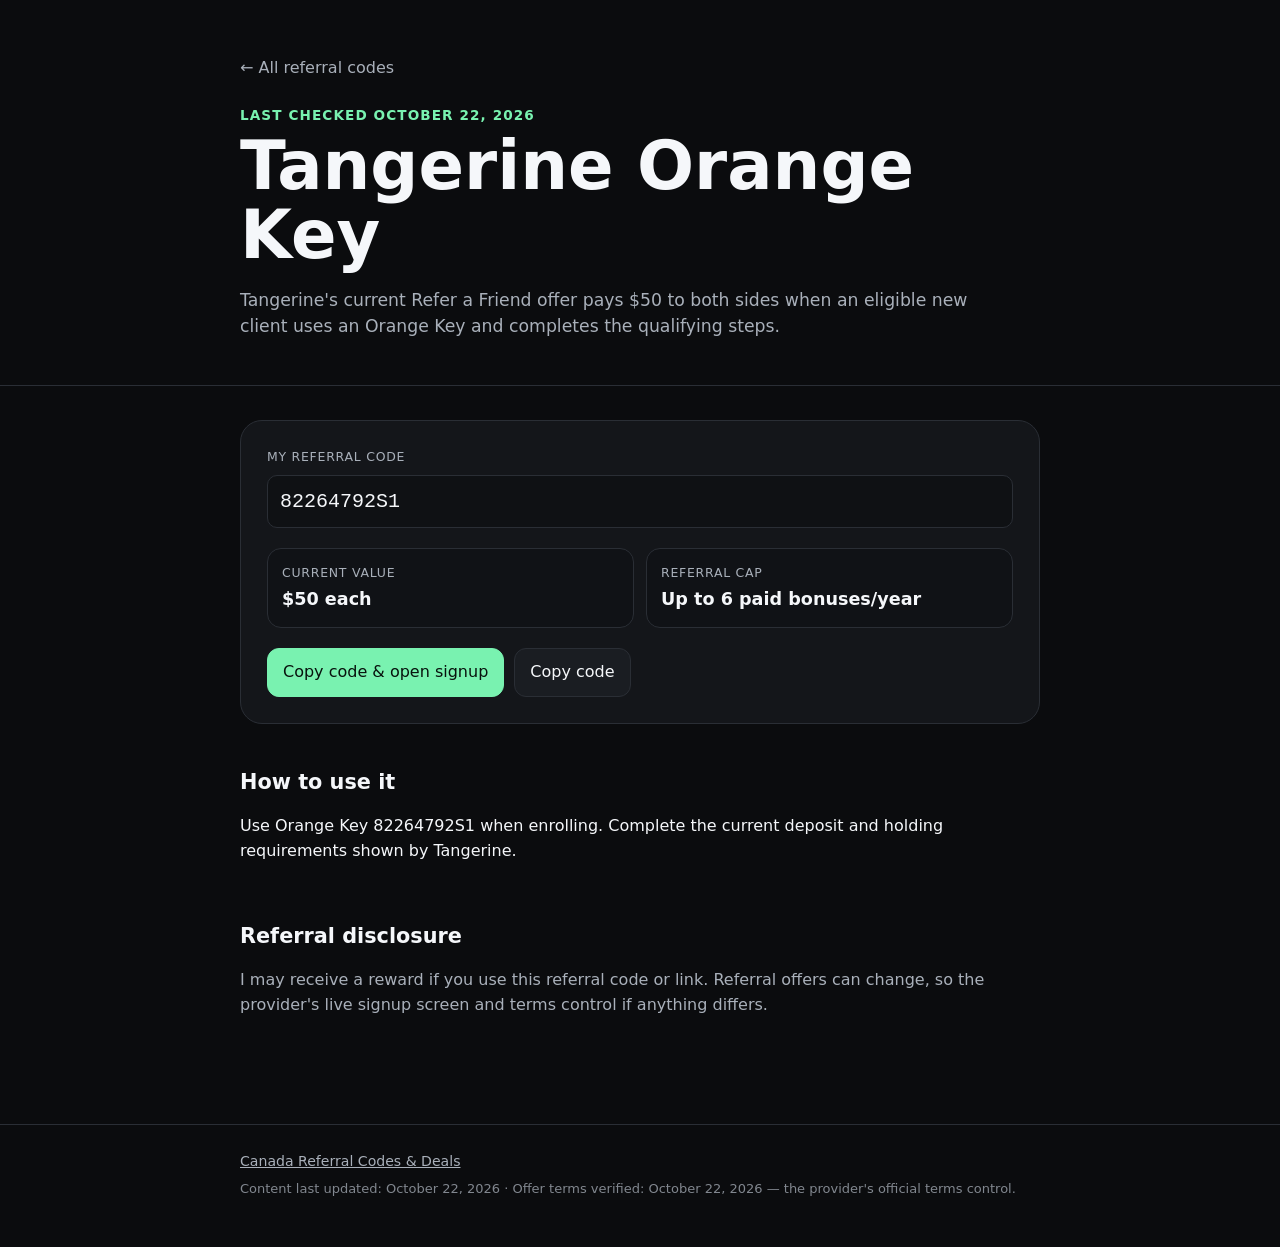
<file: tangerine-orange-key-referral.html>
<!doctype html><html lang="en-CA"><head><!-- Google tag (gtag.js) -->
<script async src="https://www.googletagmanager.com/gtag/js?id=G-B30LPF75L4"></script>
<script>
  window.dataLayer = window.dataLayer || [];
  function gtag(){dataLayer.push(arguments);}
  gtag("js", new Date());
  gtag("config", "G-B30LPF75L4");
</script><meta charset="utf-8"><meta name="viewport" content="width=device-width,initial-scale=1"><title>Tangerine Orange Key Referral Canada | October 2026</title><meta name="description" content="Explore Tangerine banking and its Refer a Friend offer: eligible new clients and referrers can each earn $50 after qualifying steps."><meta property="og:title" content="Tangerine Orange Key Referral Canada | October 2026"><meta property="og:description" content="Tangerine&#x27;s current Refer a Friend offer pays $50 to both sides when an eligible new client uses an Orange Key and completes the qualifying steps. Referral code: 82264792S1"><meta property="og:url" content="https://davidchung1998.github.io/canada-referral-hub/tangerine-orange-key-referral.html"><meta property="og:type" content="website"><meta property="og:site_name" content="Canada Referral Hub"><meta property="og:locale" content="en_CA"><meta name="robots" content="index,follow,max-image-preview:large"><link rel="stylesheet" href="styles.css"><link rel="canonical" href="https://davidchung1998.github.io/canada-referral-hub/tangerine-orange-key-referral.html"><script type="application/ld+json">{"@context":"https://schema.org","@type":"WebPage","name":"Tangerine Orange Key","description":"Tangerine's current Refer a Friend offer pays $50 to both sides when an eligible new client uses an Orange Key and completes the qualifying steps.","dateModified":"2026-10-22"}</script></head><body><header><div class="wrap page"><a class="back" href="index.html">← All referral codes</a><div class="eyebrow">Last checked October 22, 2026</div><h1>Tangerine Orange Key</h1><p class="lead">Tangerine's current Refer a Friend offer pays $50 to both sides when an eligible new client uses an Orange Key and completes the qualifying steps.</p></div></header><main><div class="wrap page"><div class="hero"><div class="label">My referral code</div><div class="code" style="font-size:1.25rem;margin-top:8px">82264792S1</div><div class="statrow"><div class="stat"><div class="label">Current value</div><div class="big">$50 each</div></div><div class="stat"><div class="label">Referral cap</div><div class="big">Up to 6 paid bonuses/year</div></div></div><div class="actions"><a class="btn primary" href="https://www.tangerine.ca/en/offers/refer-a-friend" target="_blank" rel="nofollow sponsored noopener" data-code="82264792S1" onclick="return copyAndGo(event)">Copy code &amp; open signup</a> <button class="btn" type="button" data-code="82264792S1" onclick="copyCode(this)">Copy code</button></div></div><section><h2>How to use it</h2><p>Use Orange Key 82264792S1 when enrolling. Complete the current deposit and holding requirements shown by Tangerine.</p></section><section><h2>Referral disclosure</h2><p class="muted">I may receive a reward if you use this referral code or link. Referral offers can change, so the provider's live signup screen and terms control if anything differs.</p></section></div></main><footer><div class="wrap page"><a href="index.html">Canada Referral Codes & Deals</a><div style="font-size:13px;opacity:.75;margin-top:6px">Content last updated: October 22, 2026 · Offer terms verified: October 22, 2026 — the provider's official terms control.</div></div></footer><script>
(function(){
  function doCopy(t){
    return new Promise(function(resolve){
      function done(ok){ resolve(!!ok); }
      function fallback(){
        var ta=document.createElement("textarea");
        ta.value=t; ta.style.position="fixed"; ta.style.opacity="0";
        document.body.appendChild(ta); ta.select();
        var ok=false;
        try{ ok=document.execCommand("copy"); }catch(e){}
        document.body.removeChild(ta);
        done(ok);
      }
      if(navigator.clipboard && window.isSecureContext){
        navigator.clipboard.writeText(t).then(function(){ done(true); }, fallback);
      } else { fallback(); }
    });
  }
  function flash(b,msg){ var o=b.textContent; b.textContent=msg; setTimeout(function(){ b.textContent=o; },1600); }
  function valOf(el){ return el.getAttribute("data-copy") || el.getAttribute("data-code") || ""; }
  window.copyCode=function(b){
    doCopy(valOf(b)).then(function(ok){ flash(b, ok ? "Copied!" : "Copy failed - long-press the code"); });
  };
  window.copyAndGo=function(e){
    var a=e.currentTarget;
    doCopy(valOf(a)).then(function(ok){ flash(a, ok ? "Code copied - opening..." : "Opening... (copy the code manually)"); });
    return true;
  };
  document.querySelectorAll(".copy-btn").forEach(function(btn){
    btn.addEventListener("click", function(){ window.copyCode(btn); });
  });
})();
</script></body></html>
</file>
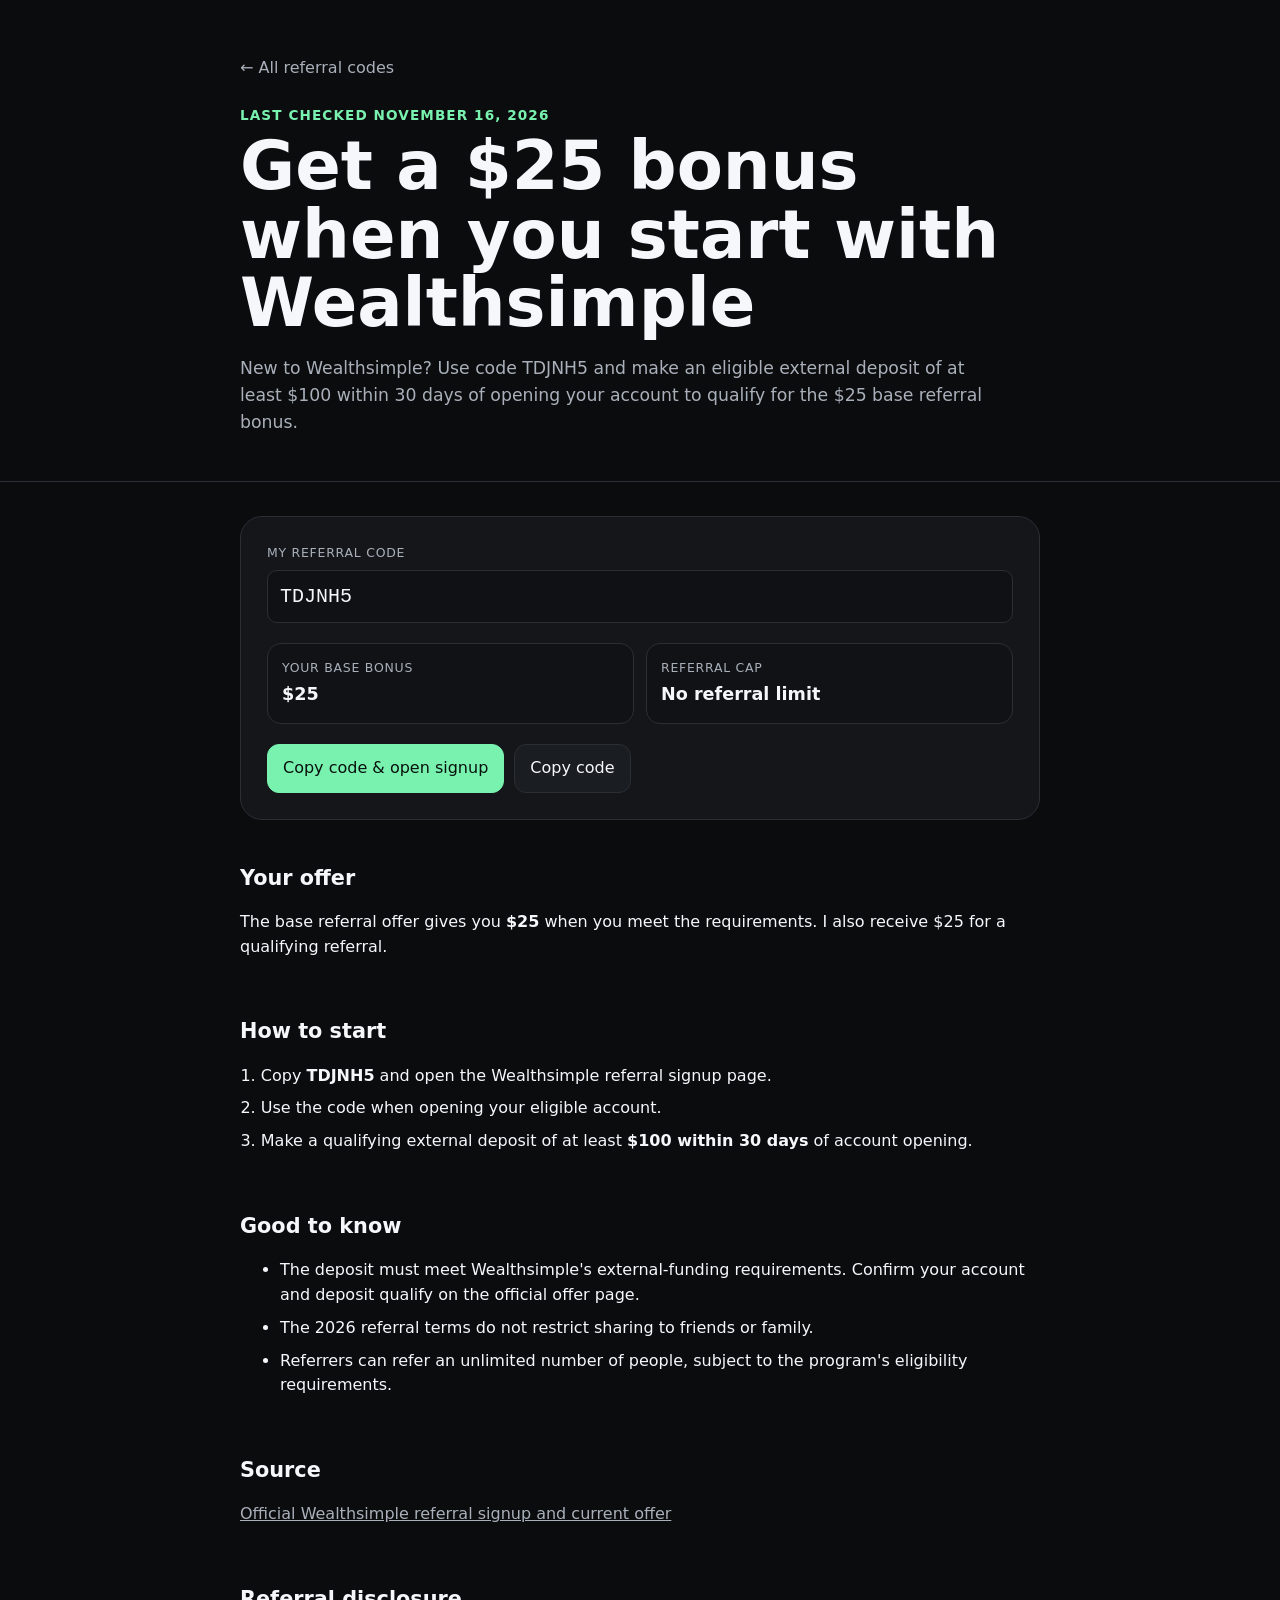
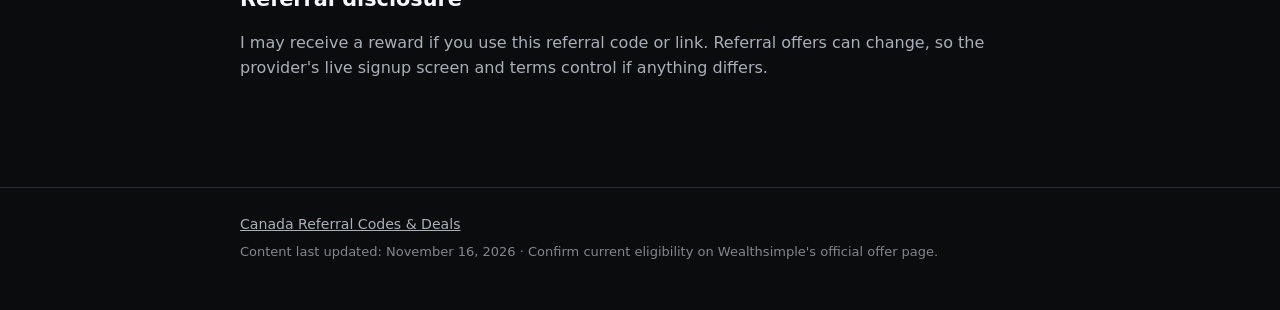
<file: wealthsimple-referral-canada.html>
<!doctype html><html lang="en-CA"><head><!-- Google tag (gtag.js) -->
<script async src="https://www.googletagmanager.com/gtag/js?id=G-B30LPF75L4"></script>
<script>
  window.dataLayer = window.dataLayer || [];
  function gtag(){dataLayer.push(arguments);}
  gtag("js", new Date());
  gtag("config", "G-B30LPF75L4");
</script><meta charset="utf-8"><meta name="viewport" content="width=device-width,initial-scale=1"><title>Get a $25 Wealthsimple Referral Bonus in Canada | November 2026</title><meta name="description" content="Get a $25 Wealthsimple base referral bonus with code TDJNH5. Make an eligible external deposit of at least $100 within 30 days of opening your account."><meta property="og:title" content="Get a $25 Wealthsimple Referral Bonus in Canada | November 2026"><meta property="og:description" content="Get a $25 Wealthsimple base referral bonus with code TDJNH5. Make an eligible external deposit of at least $100 within 30 days of opening your account."><meta property="og:url" content="https://davidchung1998.github.io/canada-referral-hub/wealthsimple-referral-canada.html"><meta property="og:type" content="website"><meta property="og:site_name" content="Canada Referral Hub"><meta property="og:locale" content="en_CA"><meta name="robots" content="index,follow,max-image-preview:large"><link rel="stylesheet" href="styles.css"><link rel="canonical" href="https://davidchung1998.github.io/canada-referral-hub/wealthsimple-referral-canada.html"><script type="application/ld+json">{"@context":"https://schema.org","@type":"WebPage","name":"Get a $25 bonus when you start with Wealthsimple","description":"Get a $25 Wealthsimple base referral bonus with code TDJNH5. Make an eligible external deposit of at least $100 within 30 days of opening your account.","dateModified":"2026-11-16"}</script></head><body><header><div class="wrap page"><a class="back" href="index.html">← All referral codes</a><div class="eyebrow">Last checked November 16, 2026</div><h1>Get a $25 bonus when you start with Wealthsimple</h1><p class="lead">New to Wealthsimple? Use code TDJNH5 and make an eligible external deposit of at least $100 within 30 days of opening your account to qualify for the $25 base referral bonus.</p></div></header><main><div class="wrap page"><div class="hero"><div class="label">My referral code</div><div class="code" style="font-size:1.25rem;margin-top:8px">TDJNH5</div><div class="statrow"><div class="stat"><div class="label">Your base bonus</div><div class="big">$25</div></div><div class="stat"><div class="label">Referral cap</div><div class="big">No referral limit</div></div></div><div class="actions"><a class="btn primary" href="https://wealthsimple.com/invite/TDJNH5" target="_blank" rel="nofollow sponsored noopener" data-code="TDJNH5" onclick="return copyAndGo(event)">Copy code &amp; open signup</a> <button class="btn" type="button" data-code="TDJNH5" onclick="copyCode(this)">Copy code</button></div></div><section><h2>Your offer</h2><p>The base referral offer gives you <strong>$25</strong> when you meet the requirements. I also receive $25 for a qualifying referral.</p></section><section><h2>How to start</h2><ol><li>Copy <strong>TDJNH5</strong> and open the Wealthsimple referral signup page.</li><li>Use the code when opening your eligible account.</li><li>Make a qualifying external deposit of at least <strong>$100 within 30 days</strong> of account opening.</li></ol></section><section><h2>Good to know</h2><ul><li>The deposit must meet Wealthsimple's external-funding requirements. Confirm your account and deposit qualify on the official offer page.</li><li>The 2026 referral terms do not restrict sharing to friends or family.</li><li>Referrers can refer an unlimited number of people, subject to the program's eligibility requirements.</li></ul></section><section><h2>Source</h2><p class="muted"><a href="https://wealthsimple.com/invite/TDJNH5" target="_blank" rel="nofollow sponsored noopener">Official Wealthsimple referral signup and current offer</a></p></section><section><h2>Referral disclosure</h2><p class="muted">I may receive a reward if you use this referral code or link. Referral offers can change, so the provider's live signup screen and terms control if anything differs.</p></section></div></main><footer><div class="wrap page"><a href="index.html">Canada Referral Codes & Deals</a><div style="font-size:13px;opacity:.75;margin-top:6px">Content last updated: November 16, 2026 · Confirm current eligibility on Wealthsimple's official offer page.</div></div></footer><script>
(function(){
  function doCopy(t){
    return new Promise(function(resolve){
      function done(ok){ resolve(!!ok); }
      function fallback(){
        var ta=document.createElement("textarea");
        ta.value=t; ta.style.position="fixed"; ta.style.opacity="0";
        document.body.appendChild(ta); ta.select();
        var ok=false;
        try{ ok=document.execCommand("copy"); }catch(e){}
        document.body.removeChild(ta);
        done(ok);
      }
      if(navigator.clipboard && window.isSecureContext){
        navigator.clipboard.writeText(t).then(function(){ done(true); }, fallback);
      } else { fallback(); }
    });
  }
  function flash(b,msg){ var o=b.textContent; b.textContent=msg; setTimeout(function(){ b.textContent=o; },1600); }
  function valOf(el){ return el.getAttribute("data-copy") || el.getAttribute("data-code") || ""; }
  window.copyCode=function(b){
    doCopy(valOf(b)).then(function(ok){ flash(b, ok ? "Copied!" : "Copy failed - long-press the code"); });
  };
  window.copyAndGo=function(e){
    var a=e.currentTarget;
    doCopy(valOf(a)).then(function(ok){ flash(a, ok ? "Code copied - opening..." : "Opening... (copy the code manually)"); });
    return true;
  };
  document.querySelectorAll(".copy-btn").forEach(function(btn){
    btn.addEventListener("click", function(){ window.copyCode(btn); });
  });
})();
</script></body></html>
</file>
<file: styles.css>
:root{
  --bg:#0b0c0e;--panel:#14161a;--panel2:#1a1d22;--text:#f5f7fa;--muted:#a9b0ba;
  --line:#2a2e35;--accent:#79f2b0;--accent2:#b7ffd4;--warn:#ffd27a;
}
*{box-sizing:border-box}
body{margin:0;font-family:Inter,ui-sans-serif,system-ui,-apple-system,BlinkMacSystemFont,"Segoe UI",sans-serif;background:var(--bg);color:var(--text);line-height:1.55}
a{color:inherit}
.wrap{width:min(1080px,calc(100% - 32px));margin:auto}
header{padding:56px 0 28px;border-bottom:1px solid var(--line)}
.eyebrow{color:var(--accent);font-weight:700;font-size:.85rem;letter-spacing:.08em;text-transform:uppercase}
h1{font-size:clamp(2rem,6vw,4.2rem);line-height:1.02;margin:.4rem 0 1rem;max-width:900px}
.lead{font-size:1.08rem;color:var(--muted);max-width:760px}
.disclosure{margin-top:20px;padding:14px 16px;border:1px solid var(--line);border-radius:14px;background:var(--panel);color:var(--muted);font-size:.92rem}
main{padding:34px 0 70px}
.grid{display:grid;grid-template-columns:repeat(3,minmax(0,1fr));gap:16px}
.card{display:flex;flex-direction:column;gap:12px;padding:20px;border:1px solid var(--line);border-radius:18px;background:var(--panel);text-decoration:none;min-height:230px}
.card:hover{border-color:#4a515c;background:var(--panel2)}
.rank{display:flex;justify-content:space-between;gap:12px;align-items:flex-start}
.num{color:var(--muted);font-size:.85rem}
.badge{font-size:.78rem;font-weight:700;border:1px solid #395845;background:#14251c;color:var(--accent2);padding:4px 8px;border-radius:999px;white-space:nowrap}
.card h2{font-size:1.25rem;margin:0}
.value{font-size:1.05rem;font-weight:700}
.muted{color:var(--muted)}
.code{font-family:ui-monospace,SFMono-Regular,Menlo,monospace;background:#0f1114;border:1px solid var(--line);padding:10px 12px;border-radius:10px;overflow-wrap:anywhere}
.more{margin-top:auto;color:var(--accent);font-weight:700}
.page{max-width:800px}
.back{display:inline-block;margin-bottom:24px;color:var(--muted);text-decoration:none}
.back:hover{color:var(--text)}
.hero{padding:26px;border:1px solid var(--line);border-radius:22px;background:var(--panel);margin-bottom:22px}
.hero h1{font-size:clamp(2rem,5vw,3.4rem)}
.statrow{display:grid;grid-template-columns:1fr 1fr;gap:12px;margin:20px 0}
.stat{padding:14px;border:1px solid var(--line);border-radius:14px;background:#101216}
.label{font-size:.78rem;color:var(--muted);text-transform:uppercase;letter-spacing:.06em}
.big{font-size:1.1rem;font-weight:700;margin-top:4px}
.actions{display:flex;gap:10px;flex-wrap:wrap;margin-top:16px}
.btn{display:inline-block;text-decoration:none;padding:11px 15px;border-radius:12px;font-weight:800;border:1px solid var(--line);background:var(--panel2);color:var(--text);font:inherit;cursor:pointer}
.btn.primary{background:var(--accent);color:#08120d;border-color:var(--accent)}
section{padding:20px 0}
section h2{margin:0 0 10px;font-size:1.3rem}
ol{padding-left:1.3rem}
li{margin:8px 0}
.note{padding:14px 16px;border-left:3px solid var(--warn);background:#1d1910;color:#eadfca;border-radius:0 12px 12px 0}
footer{border-top:1px solid var(--line);padding:26px 0 48px;color:var(--muted);font-size:.88rem}
.smalllinks{display:flex;gap:14px;flex-wrap:wrap;margin-top:8px}
@media(max-width:800px){.grid{grid-template-columns:1fr 1fr}}
@media(max-width:560px){.grid{grid-template-columns:1fr}.statrow{grid-template-columns:1fr}header{padding-top:38px}}
</file>
